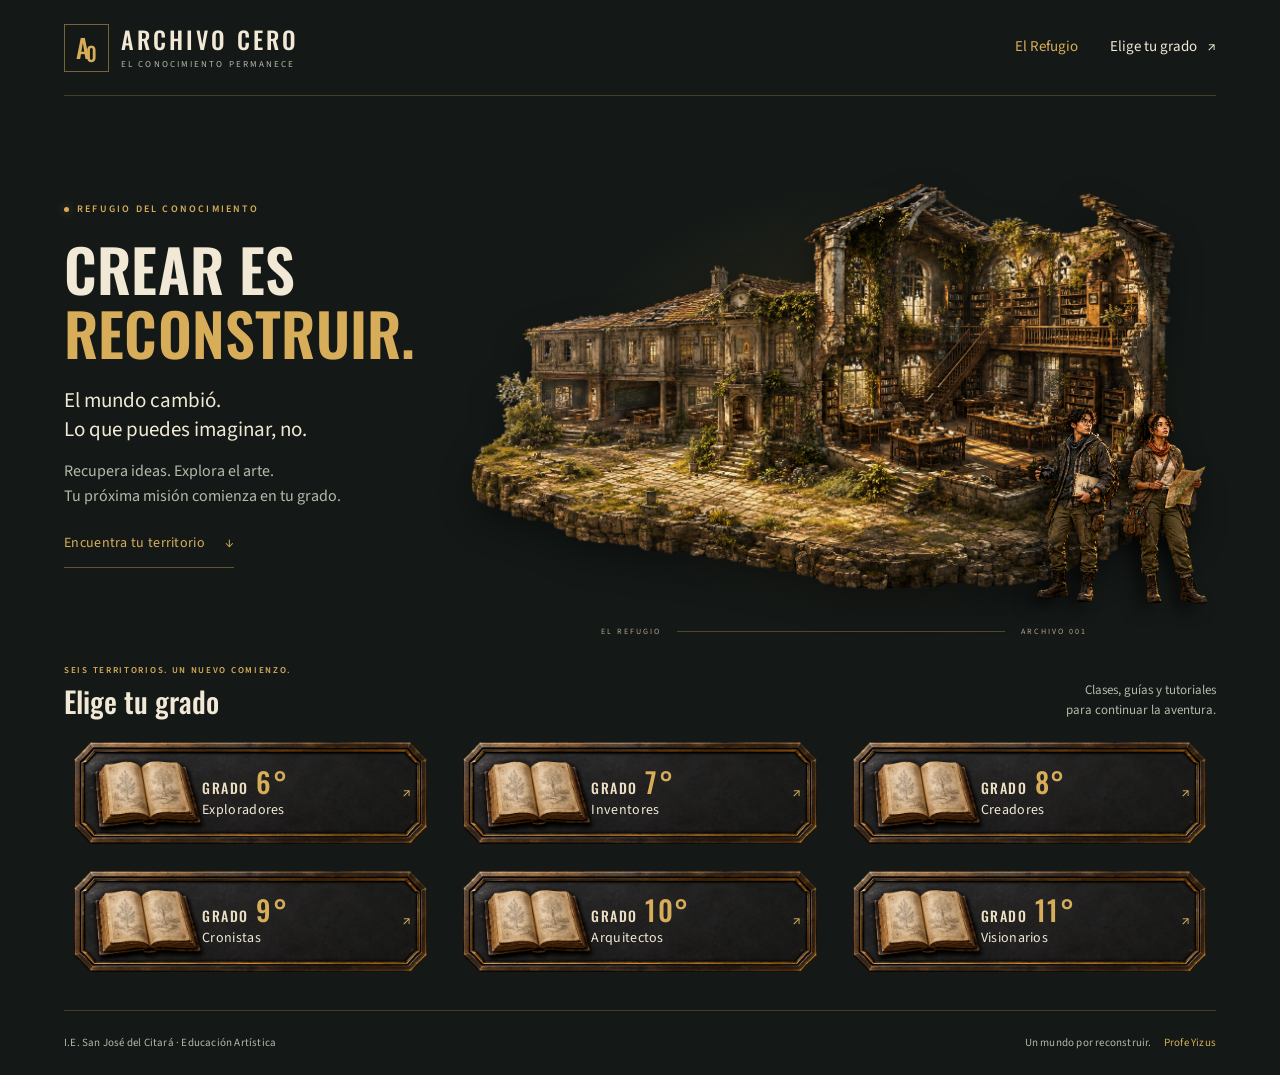
<file: index.html>
<!doctype html><html lang="es"><head><meta charset="utf-8"><meta name="viewport" content="width=device-width,initial-scale=1"><meta name="theme-color" content="#141917"><title>Archivo Cero</title><meta name="description" content="El conocimiento reconstruye el mundo. Explora clases, guías y tutoriales de Educación Artística, de sexto a once."><link rel="icon" href="/assets/archivo-cero/favicon.svg"><link rel="stylesheet" href="/assets/archivo-cero/portada.css"></head><body><a class="skip-link" href="#contenido">Saltar al contenido</a><link rel="preload" as="image" href="/assets/archivo-cero/art/escenario.png" fetchPriority="high"/><link rel="preload" as="image" href="/assets/archivo-cero/art/exploradores.png"/><link rel="preload" as="image" href="/assets/archivo-cero/art/boton.png"/><div class="site-shell home-shell"><header class="site-header"><a href="/" class="brand" aria-label="Archivo Cero, volver al inicio"><span class="brand-mark" aria-hidden="true">A<span>0</span></span><span class="brand-name">ARCHIVO CERO<small>EL CONOCIMIENTO PERMANECE</small></span></a><nav aria-label="Navegación principal"><a href="/" class="nav-active">El Refugio</a><a href="/#grados">Elige tu grado<span aria-hidden="true"> ↗</span></a></nav></header><main id="contenido" class="home-main"><section class="hero" aria-labelledby="hero-title"><div class="hero-copy"><p class="eyebrow"><span class="signal"></span> REFUGIO DEL CONOCIMIENTO</p><h1 id="hero-title">CREAR ES<br/><span>RECONSTRUIR.</span></h1><p class="hero-lead">El mundo cambió.<br/>Lo que puedes imaginar, no.</p><p class="hero-description">Recupera ideas. Explora el arte.<br/> Tu próxima misión comienza en tu grado.</p><a class="text-cta" href="#grados">Encuentra tu territorio <span aria-hidden="true">↓</span></a></div><div class="hero-art"><div class="art-glow" aria-hidden="true"></div><img class="scene" src="/assets/archivo-cero/art/escenario.png" width="1536" height="1024" alt="Un antiguo colegio y su biblioteca recuperados entre vegetación, libros y luz cálida." fetchPriority="high"/><img class="explorers" src="/assets/archivo-cero/art/exploradores.png" width="1010" height="1141" alt="Dos jóvenes exploradores con cámara, cuaderno y mapa."/><span class="scene-caption" aria-hidden="true">EL REFUGIO <i></i> ARCHIVO 001</span></div></section><section class="territories" id="grados" aria-labelledby="grados-title"><div class="section-heading"><div><span class="eyebrow">SEIS TERRITORIOS. UN NUEVO COMIENZO.</span><h2 id="grados-title">Elige tu grado</h2></div><p>Clases, guías y tutoriales<br/>para continuar la aventura.</p></div><span id="sectores"></span><span id="archivo"></span><div class="grade-grid"><a href="/grado-6/" class="grade-link" aria-label="Entrar a grado 6, Exploradores"><img src="/assets/archivo-cero/art/boton.png" width="1796" height="584" alt="" aria-hidden="true"/><span class="grade-label"><span>GRADO <b>6°</b></span><strong>Exploradores</strong></span><span class="grade-arrow" aria-hidden="true">↗</span></a><a href="/grado-7/" class="grade-link" aria-label="Entrar a grado 7, Inventores"><img src="/assets/archivo-cero/art/boton.png" width="1796" height="584" alt="" aria-hidden="true"/><span class="grade-label"><span>GRADO <b>7°</b></span><strong>Inventores</strong></span><span class="grade-arrow" aria-hidden="true">↗</span></a><a href="/grado-8/" class="grade-link" aria-label="Entrar a grado 8, Creadores"><img src="/assets/archivo-cero/art/boton.png" width="1796" height="584" alt="" aria-hidden="true"/><span class="grade-label"><span>GRADO <b>8°</b></span><strong>Creadores</strong></span><span class="grade-arrow" aria-hidden="true">↗</span></a><a href="/grado-9/" class="grade-link" aria-label="Entrar a grado 9, Cronistas"><img src="/assets/archivo-cero/art/boton.png" width="1796" height="584" alt="" aria-hidden="true"/><span class="grade-label"><span>GRADO <b>9°</b></span><strong>Cronistas</strong></span><span class="grade-arrow" aria-hidden="true">↗</span></a><a href="/grado-10/" class="grade-link" aria-label="Entrar a grado 10, Arquitectos"><img src="/assets/archivo-cero/art/boton.png" width="1796" height="584" alt="" aria-hidden="true"/><span class="grade-label"><span>GRADO <b>10°</b></span><strong>Arquitectos</strong></span><span class="grade-arrow" aria-hidden="true">↗</span></a><a href="/grado-11/" class="grade-link" aria-label="Entrar a grado 11, Visionarios"><img src="/assets/archivo-cero/art/boton.png" width="1796" height="584" alt="" aria-hidden="true"/><span class="grade-label"><span>GRADO <b>11°</b></span><strong>Visionarios</strong></span><span class="grade-arrow" aria-hidden="true">↗</span></a></div></section></main><footer class="site-footer"><span>I.E. San José del Citará <span aria-hidden="true">·</span> Educación Artística</span><span>Un mundo por reconstruir. <strong>Profe Yizus</strong></span></footer></div></body></html>
</file>
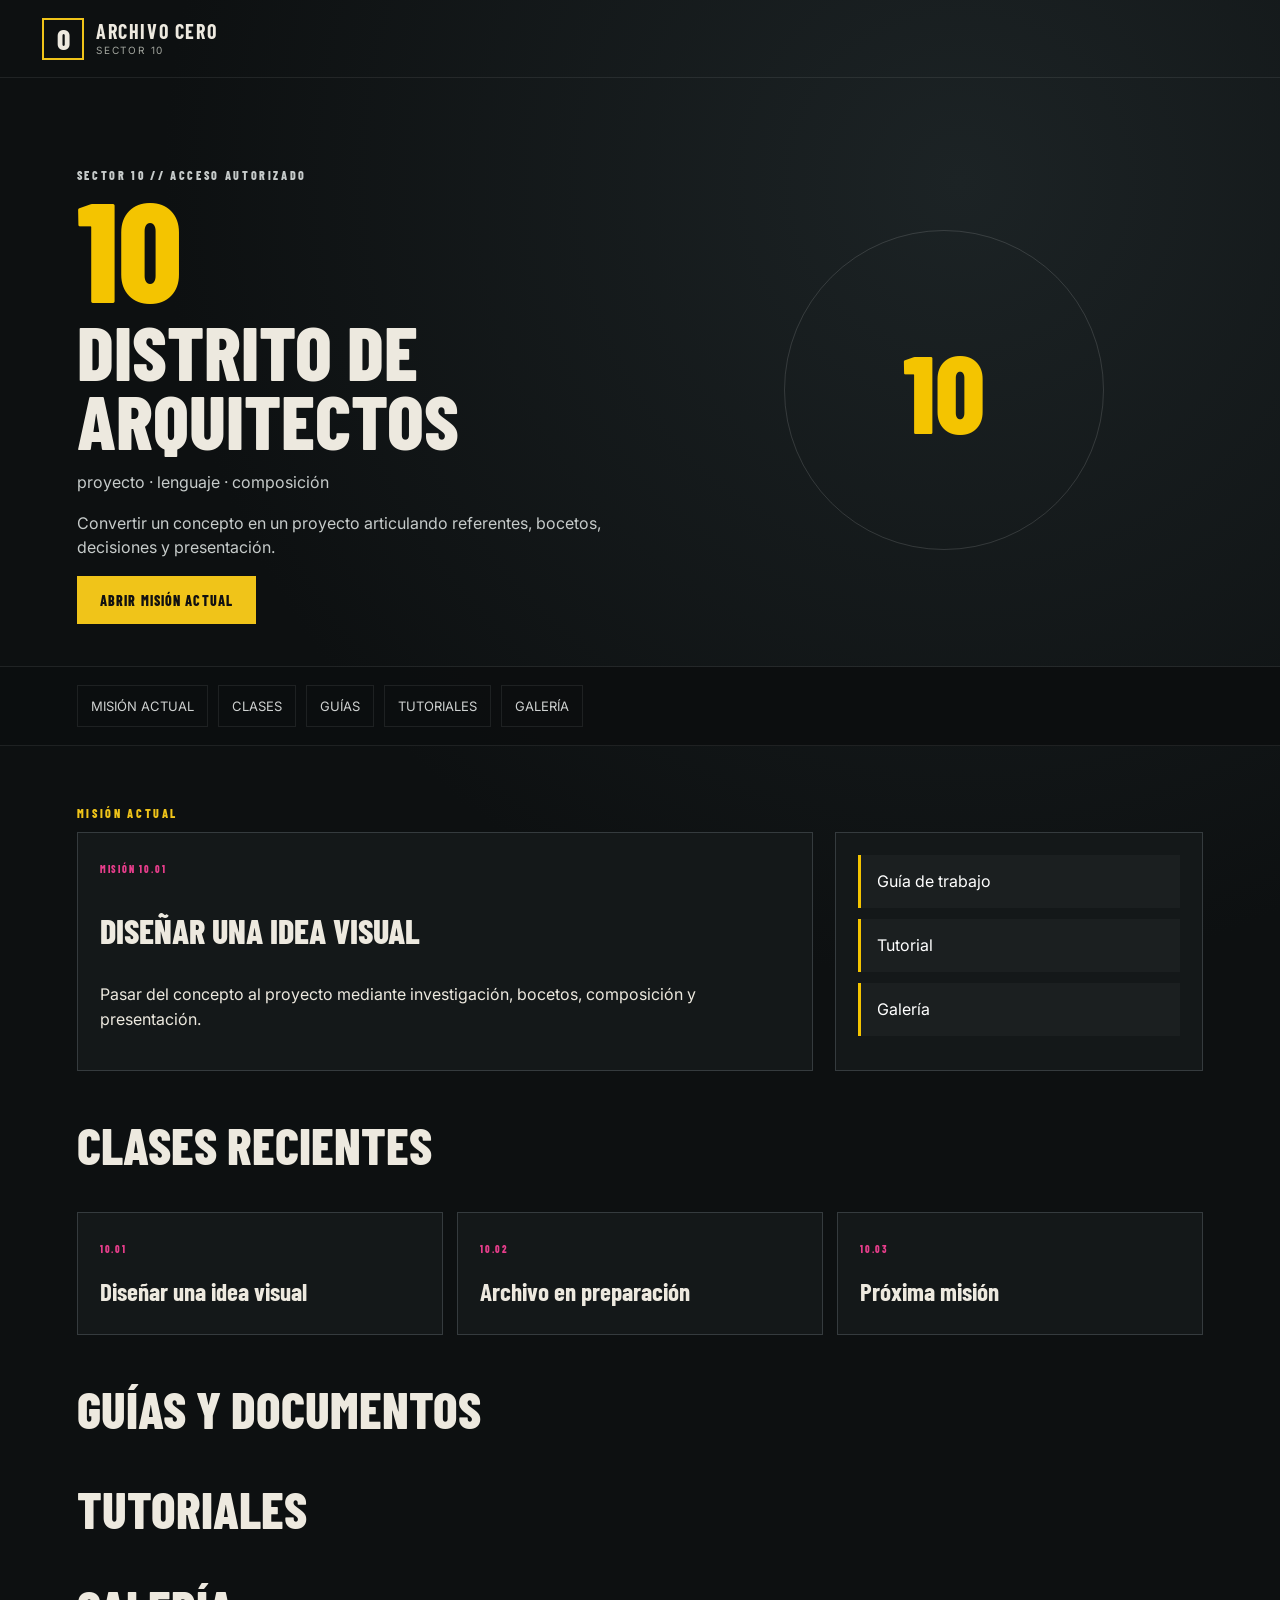
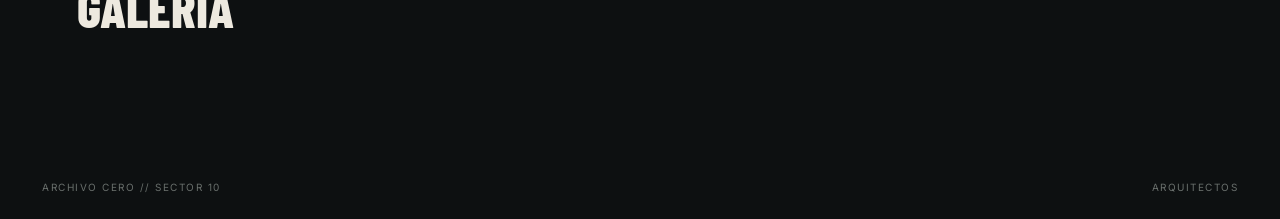
<file: grado-10/index.html>
<!doctype html><html lang="es"><head><meta charset="utf-8"><meta name="viewport" content="width=device-width,initial-scale=1"><title>Sector 10 — Arquitectos | Archivo Cero</title><link rel="stylesheet" href="../assets/styles.css"><link href="https://fonts.googleapis.com/css2?family=Barlow+Condensed:wght@500;700;800&family=Inter:wght@400;600;700&display=swap" rel="stylesheet"></head><body style="--accent:#f4c400"><header class="site-header"><a class="brand" href="../index.html"><span class="brand-mark">0</span><span class="brand-copy"><strong>ARCHIVO CERO</strong><small>sector 10</small></span></a></header><main><section class="grade-hero"><div><p class="eyebrow">SECTOR 10 // ACCESO AUTORIZADO</p><div class="sector-id">10</div><h1>DISTRITO DE ARQUITECTOS</h1><p>proyecto · lenguaje · composición</p><p>Convertir un concepto en un proyecto articulando referentes, bocetos, decisiones y presentación.</p><a class="btn btn-primary" href="#mision">ABRIR MISIÓN ACTUAL</a></div><div class="grade-visual"><div class="placeholder-sigil">10</div></div></section><nav class="grade-tabs"><a href="#mision">Misión actual</a><a href="#clases">Clases</a><a href="#guias">Guías</a><a href="#tutoriales">Tutoriales</a><a href="#galeria">Galería</a></nav><div class="grade-content"><section id="mision"><p class="eyebrow">MISIÓN ACTUAL</p><div class="mission-feature"><article class="panel"><span class="tag">MISIÓN 10.01</span><h3>Diseñar una idea visual</h3><p>Pasar del concepto al proyecto mediante investigación, bocetos, composición y presentación.</p></article><aside class="panel"><div class="quick-links"><a href="#guias">Guía de trabajo</a><a href="#tutoriales">Tutorial</a><a href="#galeria">Galería</a></div></aside></div></section><section class="section-block" id="clases"><h2>CLASES RECIENTES</h2><div class="resource-grid"><article class="resource-card"><span class="meta">10.01</span><h3>Diseñar una idea visual</h3></article><article class="resource-card"><span class="meta">10.02</span><h3>Archivo en preparación</h3></article><article class="resource-card"><span class="meta">10.03</span><h3>Próxima misión</h3></article></div></section><section class="section-block" id="guias"><h2>GUÍAS Y DOCUMENTOS</h2></section><section class="section-block" id="tutoriales"><h2>TUTORIALES</h2></section><section class="section-block" id="galeria"><h2>GALERÍA</h2></section></div></main><footer class="site-footer"><span>ARCHIVO CERO // SECTOR 10</span><span>ARQUITECTOS</span></footer></body></html>
</file>
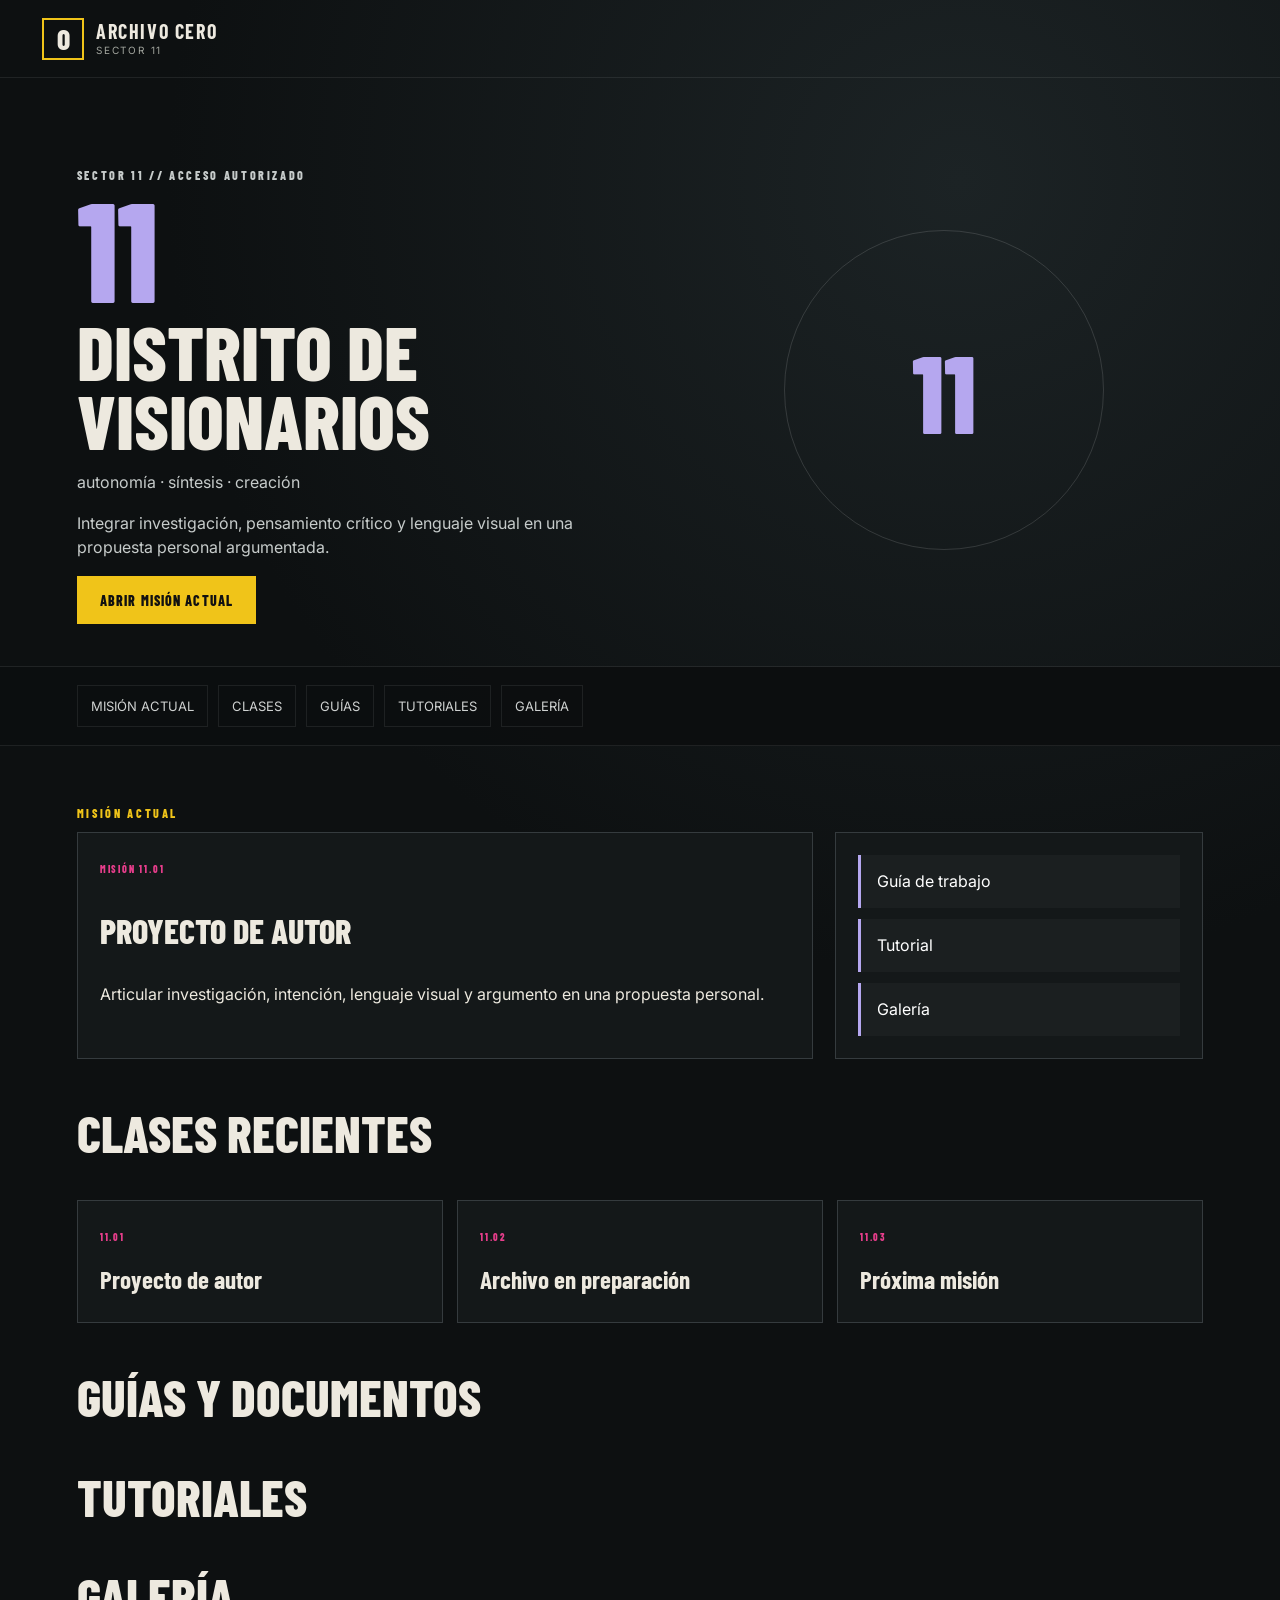
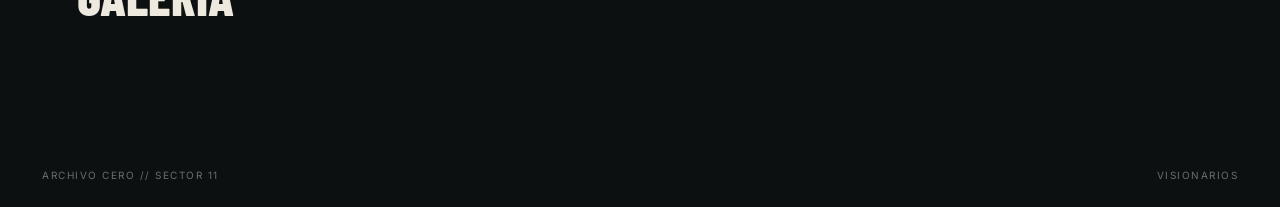
<file: grado-11/index.html>
<!doctype html><html lang="es"><head><meta charset="utf-8"><meta name="viewport" content="width=device-width,initial-scale=1"><title>Sector 11 — Visionarios | Archivo Cero</title><link rel="stylesheet" href="../assets/styles.css"><link href="https://fonts.googleapis.com/css2?family=Barlow+Condensed:wght@500;700;800&family=Inter:wght@400;600;700&display=swap" rel="stylesheet"></head><body style="--accent:#b5a7ef"><header class="site-header"><a class="brand" href="../index.html"><span class="brand-mark">0</span><span class="brand-copy"><strong>ARCHIVO CERO</strong><small>sector 11</small></span></a></header><main><section class="grade-hero"><div><p class="eyebrow">SECTOR 11 // ACCESO AUTORIZADO</p><div class="sector-id">11</div><h1>DISTRITO DE VISIONARIOS</h1><p>autonomía · síntesis · creación</p><p>Integrar investigación, pensamiento crítico y lenguaje visual en una propuesta personal argumentada.</p><a class="btn btn-primary" href="#mision">ABRIR MISIÓN ACTUAL</a></div><div class="grade-visual"><div class="placeholder-sigil">11</div></div></section><nav class="grade-tabs"><a href="#mision">Misión actual</a><a href="#clases">Clases</a><a href="#guias">Guías</a><a href="#tutoriales">Tutoriales</a><a href="#galeria">Galería</a></nav><div class="grade-content"><section id="mision"><p class="eyebrow">MISIÓN ACTUAL</p><div class="mission-feature"><article class="panel"><span class="tag">MISIÓN 11.01</span><h3>Proyecto de autor</h3><p>Articular investigación, intención, lenguaje visual y argumento en una propuesta personal.</p></article><aside class="panel"><div class="quick-links"><a href="#guias">Guía de trabajo</a><a href="#tutoriales">Tutorial</a><a href="#galeria">Galería</a></div></aside></div></section><section class="section-block" id="clases"><h2>CLASES RECIENTES</h2><div class="resource-grid"><article class="resource-card"><span class="meta">11.01</span><h3>Proyecto de autor</h3></article><article class="resource-card"><span class="meta">11.02</span><h3>Archivo en preparación</h3></article><article class="resource-card"><span class="meta">11.03</span><h3>Próxima misión</h3></article></div></section><section class="section-block" id="guias"><h2>GUÍAS Y DOCUMENTOS</h2></section><section class="section-block" id="tutoriales"><h2>TUTORIALES</h2></section><section class="section-block" id="galeria"><h2>GALERÍA</h2></section></div></main><footer class="site-footer"><span>ARCHIVO CERO // SECTOR 11</span><span>VISIONARIOS</span></footer></body></html>
</file>
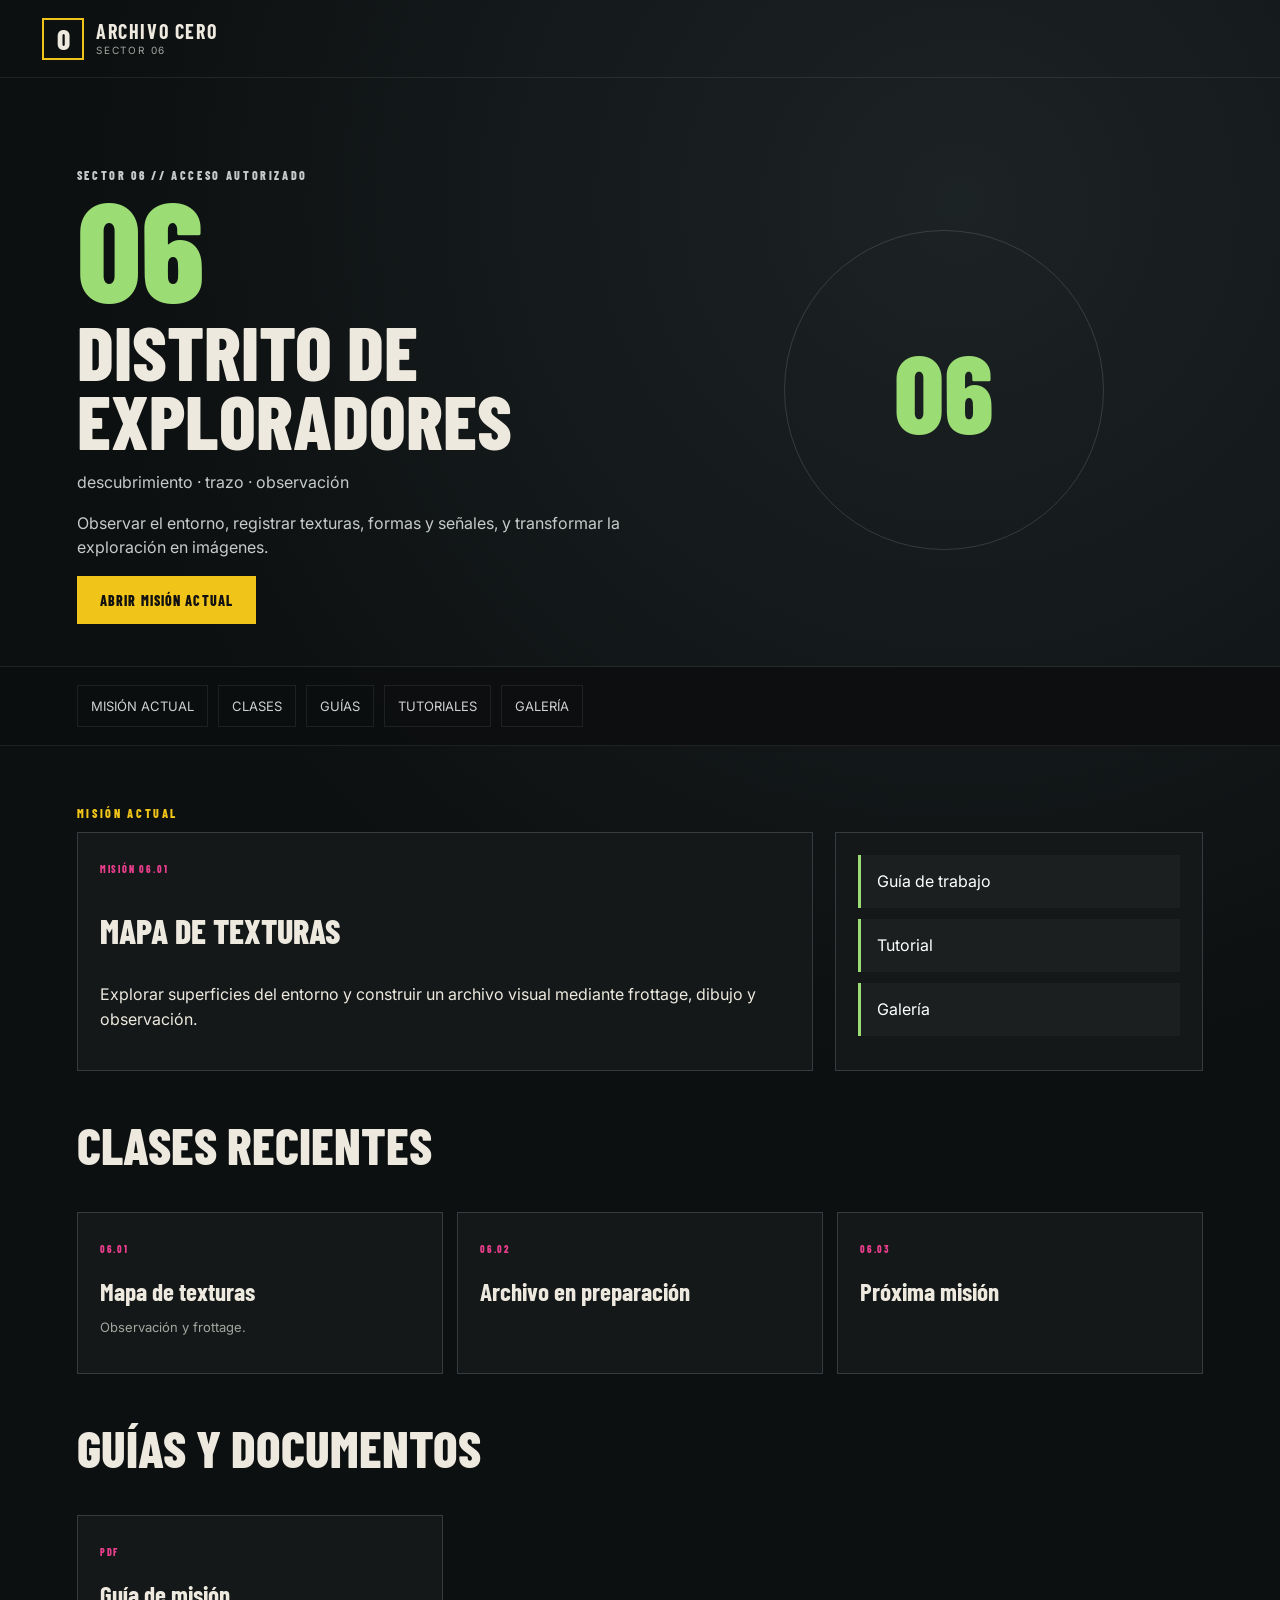
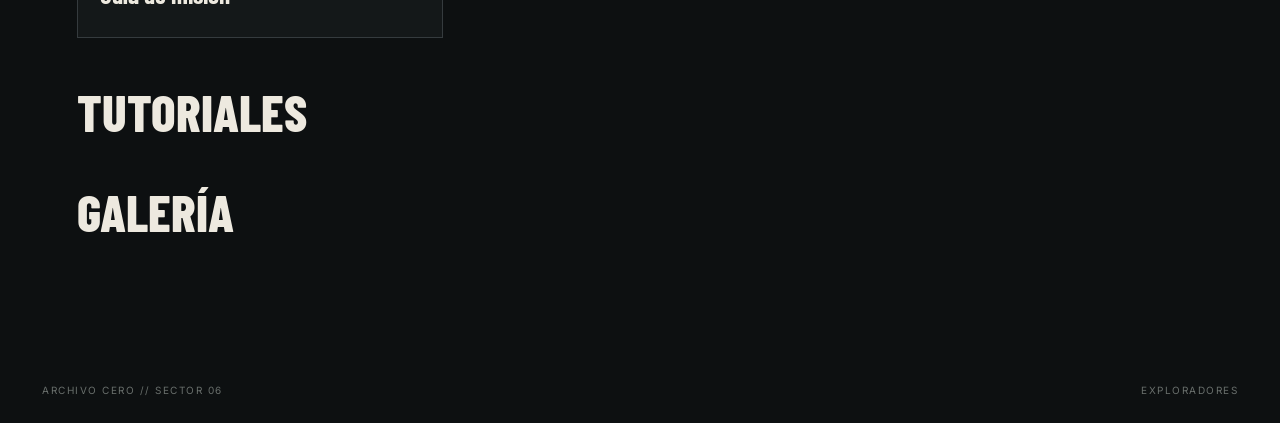
<file: grado-6/index.html>
<!doctype html><html lang="es"><head><meta charset="utf-8"><meta name="viewport" content="width=device-width,initial-scale=1"><title>Sector 06 — Exploradores | Archivo Cero</title><link rel="stylesheet" href="../assets/styles.css"><link href="https://fonts.googleapis.com/css2?family=Barlow+Condensed:wght@500;700;800&family=Inter:wght@400;600;700&display=swap" rel="stylesheet"></head><body style="--accent:#9bdc74"><header class="site-header"><a class="brand" href="../index.html"><span class="brand-mark">0</span><span class="brand-copy"><strong>ARCHIVO CERO</strong><small>sector 06</small></span></a></header><main><section class="grade-hero"><div><p class="eyebrow">SECTOR 06 // ACCESO AUTORIZADO</p><div class="sector-id">06</div><h1>DISTRITO DE EXPLORADORES</h1><p>descubrimiento · trazo · observación</p><p>Observar el entorno, registrar texturas, formas y señales, y transformar la exploración en imágenes.</p><a class="btn btn-primary" href="#mision">ABRIR MISIÓN ACTUAL</a></div><div class="grade-visual"><div class="placeholder-sigil">06</div></div></section><nav class="grade-tabs"><a href="#mision">Misión actual</a><a href="#clases">Clases</a><a href="#guias">Guías</a><a href="#tutoriales">Tutoriales</a><a href="#galeria">Galería</a></nav><div class="grade-content"><section id="mision"><p class="eyebrow">MISIÓN ACTUAL</p><div class="mission-feature"><article class="panel"><span class="tag">MISIÓN 06.01</span><h3>Mapa de texturas</h3><p>Explorar superficies del entorno y construir un archivo visual mediante frottage, dibujo y observación.</p></article><aside class="panel"><div class="quick-links"><a href="#guias">Guía de trabajo</a><a href="#tutoriales">Tutorial</a><a href="#galeria">Galería</a></div></aside></div></section><section class="section-block" id="clases"><h2>CLASES RECIENTES</h2><div class="resource-grid"><article class="resource-card"><span class="meta">06.01</span><h3>Mapa de texturas</h3><p>Observación y frottage.</p></article><article class="resource-card"><span class="meta">06.02</span><h3>Archivo en preparación</h3></article><article class="resource-card"><span class="meta">06.03</span><h3>Próxima misión</h3></article></div></section><section class="section-block" id="guias"><h2>GUÍAS Y DOCUMENTOS</h2><div class="resource-grid"><article class="resource-card"><span class="meta">PDF</span><h3>Guía de misión</h3></article></div></section><section class="section-block" id="tutoriales"><h2>TUTORIALES</h2></section><section class="section-block" id="galeria"><h2>GALERÍA</h2></section></div></main><footer class="site-footer"><span>ARCHIVO CERO // SECTOR 06</span><span>EXPLORADORES</span></footer></body></html>
</file>
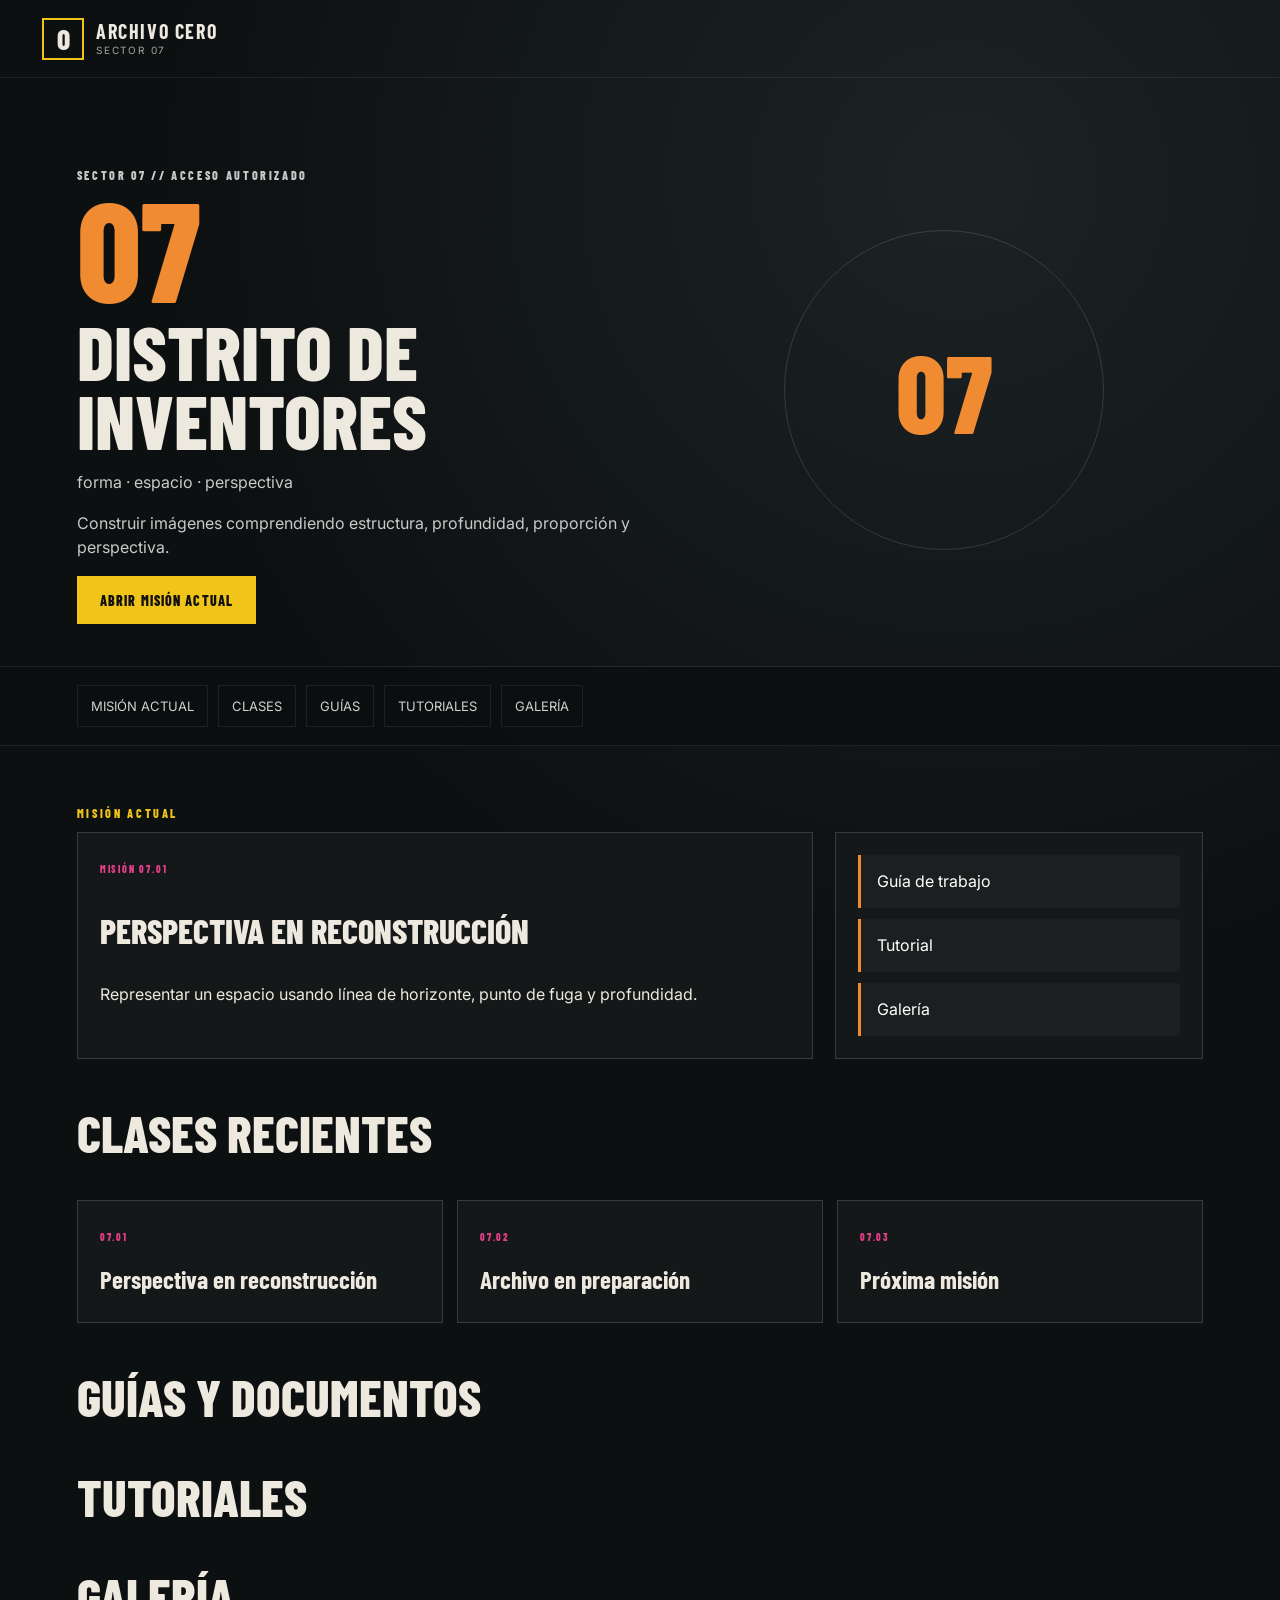
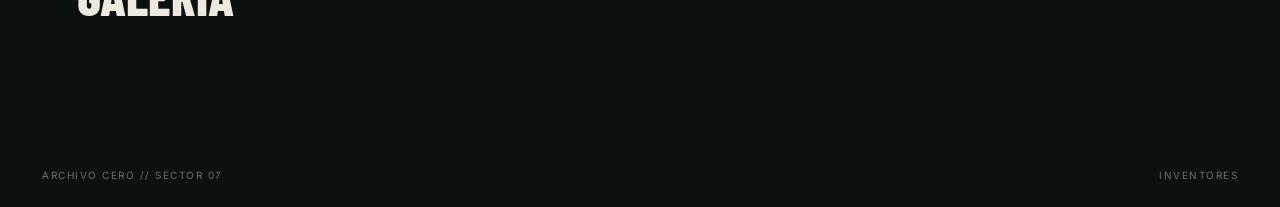
<file: grado-7/index.html>
<!doctype html><html lang="es"><head><meta charset="utf-8"><meta name="viewport" content="width=device-width,initial-scale=1"><title>Sector 07 — Inventores | Archivo Cero</title><link rel="stylesheet" href="../assets/styles.css"><link href="https://fonts.googleapis.com/css2?family=Barlow+Condensed:wght@500;700;800&family=Inter:wght@400;600;700&display=swap" rel="stylesheet"></head><body style="--accent:#f08b32"><header class="site-header"><a class="brand" href="../index.html"><span class="brand-mark">0</span><span class="brand-copy"><strong>ARCHIVO CERO</strong><small>sector 07</small></span></a></header><main><section class="grade-hero"><div><p class="eyebrow">SECTOR 07 // ACCESO AUTORIZADO</p><div class="sector-id">07</div><h1>DISTRITO DE INVENTORES</h1><p>forma · espacio · perspectiva</p><p>Construir imágenes comprendiendo estructura, profundidad, proporción y perspectiva.</p><a class="btn btn-primary" href="#mision">ABRIR MISIÓN ACTUAL</a></div><div class="grade-visual"><div class="placeholder-sigil">07</div></div></section><nav class="grade-tabs"><a href="#mision">Misión actual</a><a href="#clases">Clases</a><a href="#guias">Guías</a><a href="#tutoriales">Tutoriales</a><a href="#galeria">Galería</a></nav><div class="grade-content"><section id="mision"><p class="eyebrow">MISIÓN ACTUAL</p><div class="mission-feature"><article class="panel"><span class="tag">MISIÓN 07.01</span><h3>Perspectiva en reconstrucción</h3><p>Representar un espacio usando línea de horizonte, punto de fuga y profundidad.</p></article><aside class="panel"><div class="quick-links"><a href="#guias">Guía de trabajo</a><a href="#tutoriales">Tutorial</a><a href="#galeria">Galería</a></div></aside></div></section><section class="section-block" id="clases"><h2>CLASES RECIENTES</h2><div class="resource-grid"><article class="resource-card"><span class="meta">07.01</span><h3>Perspectiva en reconstrucción</h3></article><article class="resource-card"><span class="meta">07.02</span><h3>Archivo en preparación</h3></article><article class="resource-card"><span class="meta">07.03</span><h3>Próxima misión</h3></article></div></section><section class="section-block" id="guias"><h2>GUÍAS Y DOCUMENTOS</h2></section><section class="section-block" id="tutoriales"><h2>TUTORIALES</h2></section><section class="section-block" id="galeria"><h2>GALERÍA</h2></section></div></main><footer class="site-footer"><span>ARCHIVO CERO // SECTOR 07</span><span>INVENTORES</span></footer></body></html>
</file>
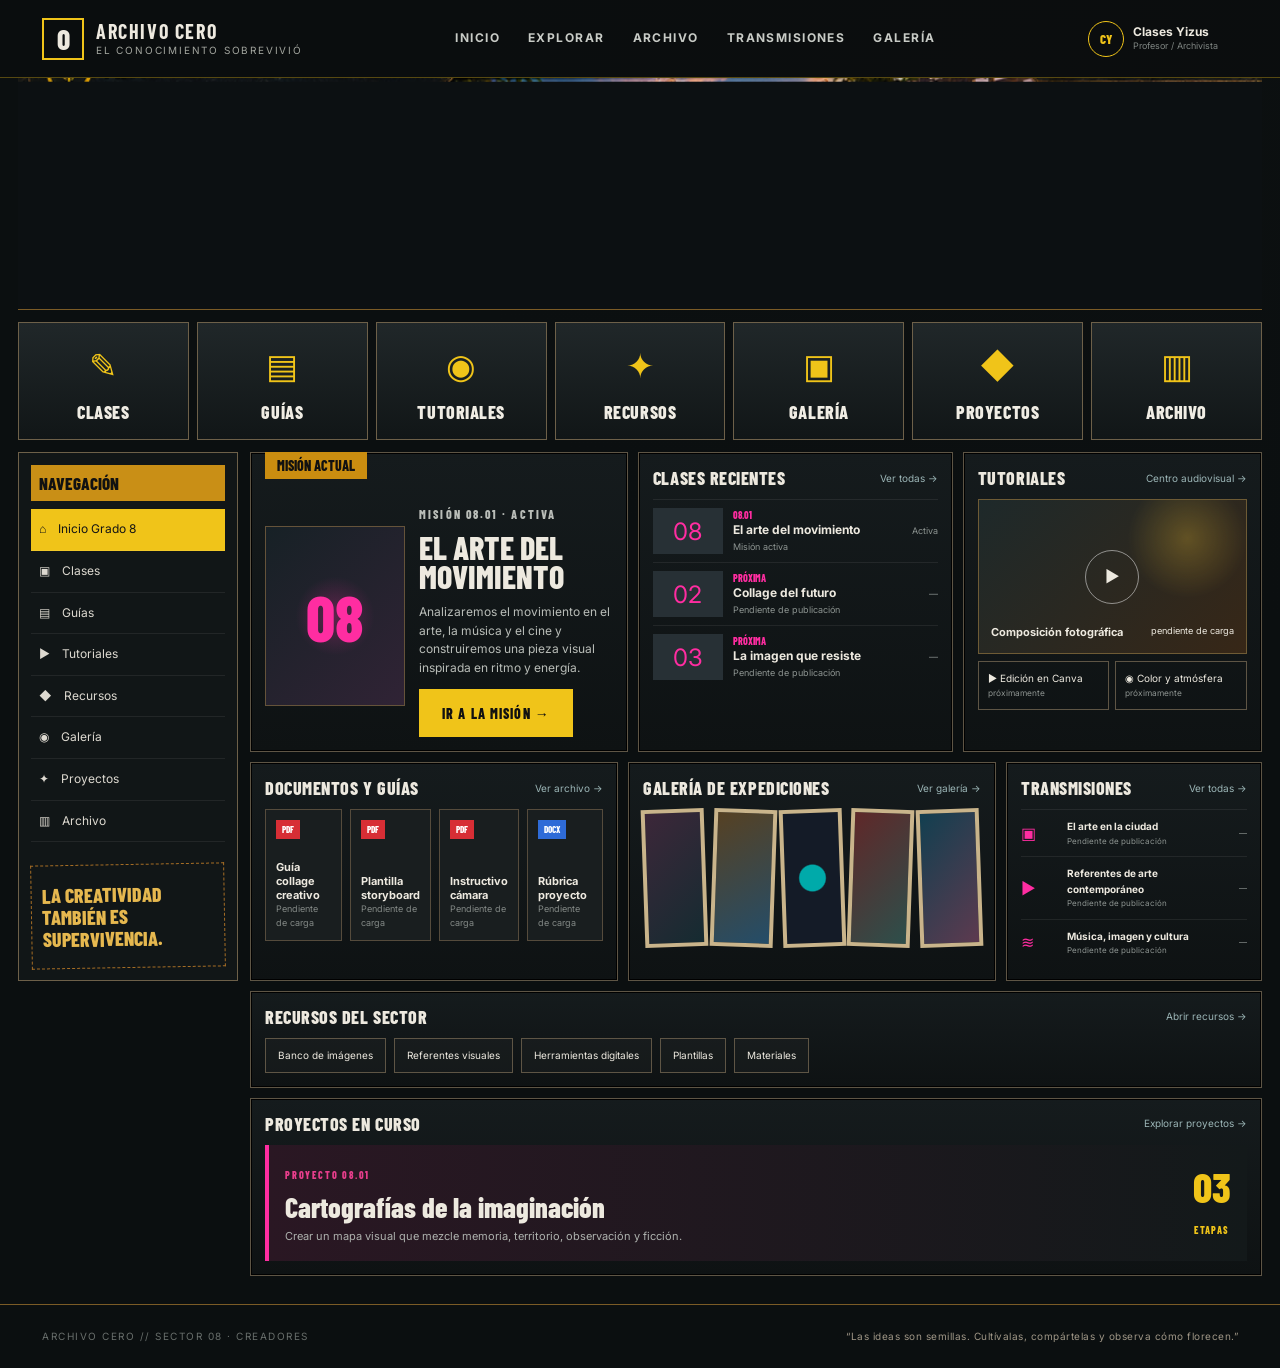
<file: grado-8/index.html>
<!doctype html><html lang="es"><head><meta charset="utf-8"><meta name="viewport" content="width=device-width,initial-scale=1"><meta name="theme-color" content="#0e1112"><title>Sector 08 — Creadores | Archivo Cero</title><meta name="description" content="Sector 08 Creadores de Archivo Cero: clases, guías, tutoriales, recursos, galería y proyectos."><link rel="preconnect" href="https://fonts.googleapis.com"><link rel="preconnect" href="https://fonts.gstatic.com" crossorigin><link href="https://fonts.googleapis.com/css2?family=Barlow+Condensed:wght@500;600;700;800&family=Inter:wght@400;500;600;700&display=swap" rel="stylesheet"><link rel="stylesheet" href="../assets/styles.css"><style>.creator-hero-master{margin:0;padding:0;border-bottom:1px solid #7b5b26;background:#0c1012;overflow:visible}.creator-hero-master img{display:block;width:100%;height:auto;max-width:100%;object-fit:contain;object-position:center top}.creator-shell{padding-top:0}@media(max-width:980px){.creator-hero-master img{width:100%;height:auto;max-width:100%}}@media(max-width:620px){.creator-hero-master{overflow:visible}.creator-hero-master img{display:block;width:100%;height:auto;min-width:0;max-width:100%;object-fit:contain;object-position:center top}}</style></head><body class="grade-dashboard" style="--accent:#ff2da1;--accent2:#00c8ff"><div class="noise" aria-hidden="true"></div><header class="site-header dashboard-header"><a class="brand" href="../index.html" aria-label="Archivo Cero, inicio"><span class="brand-mark">0</span><span class="brand-copy"><strong>ARCHIVO CERO</strong><small>El conocimiento sobrevivió</small></span></a><nav class="main-nav" aria-label="Navegación principal"><a href="../index.html">Inicio</a><a href="../index.html#sectores">Explorar</a><a href="../index.html#archivo">Archivo</a><a href="tutoriales.html">Transmisiones</a><a href="galeria.html">Galería</a></nav><div class="teacher-chip"><span>CY</span><div><strong>Clases Yizus</strong><small>Profesor / Archivista</small></div></div></header><main class="creator-shell"><section class="creator-hero-master" aria-label="Sector 08 Creadores"><img src="../assets/images/sector08-hero-master.png" alt="Sector 08 Creadores: imagen, movimiento y experimentación"></section><nav class="creator-tools" aria-label="Accesos del Sector 08"><a href="clases.html"><span class="tool-icon">✎</span><strong>CLASES</strong></a><a href="guias.html"><span class="tool-icon">▤</span><strong>GUÍAS</strong></a><a href="tutoriales.html"><span class="tool-icon">◉</span><strong>TUTORIALES</strong></a><a href="recursos.html"><span class="tool-icon">✦</span><strong>RECURSOS</strong></a><a href="galeria.html"><span class="tool-icon">▣</span><strong>GALERÍA</strong></a><a href="proyectos.html"><span class="tool-icon">◆</span><strong>PROYECTOS</strong></a><a href="../index.html#archivo"><span class="tool-icon">▥</span><strong>ARCHIVO</strong></a></nav><div class="creator-layout"><aside class="creator-sidebar"><p class="sidebar-title">NAVEGACIÓN</p><a class="active" href="index.html">⌂ <span>Inicio Grado 8</span></a><a href="clases.html">▣ <span>Clases</span></a><a href="guias.html">▤ <span>Guías</span></a><a href="tutoriales.html">▶ <span>Tutoriales</span></a><a href="recursos.html">◆ <span>Recursos</span></a><a href="galeria.html">◉ <span>Galería</span></a><a href="proyectos.html">✦ <span>Proyectos</span></a><a href="../index.html#archivo">▥ <span>Archivo</span></a><div class="sidebar-message">LA CREATIVIDAD TAMBIÉN ES SUPERVIVENCIA.</div></aside><div class="creator-main" id="inicio-8"><section class="dashboard-grid top-grid" id="clases"><article class="mission-current creator-panel"><div class="panel-ribbon">MISIÓN ACTUAL</div><div class="mission-current-body"><div class="mission-thumb"><span>08</span></div><div><p class="meta">MISIÓN 08.01 · ACTIVA</p><h2>EL ARTE DEL MOVIMIENTO</h2><p>Analizaremos el movimiento en el arte, la música y el cine y construiremos una pieza visual inspirada en ritmo y energía.</p><a class="btn btn-primary" href="misiones/arte-del-movimiento.html">IR A LA MISIÓN →</a></div></div></article><section class="creator-panel recent-classes"><div class="panel-heading"><h3>CLASES RECIENTES</h3><a href="clases.html">Ver todas →</a></div><a class="mini-row" href="misiones/arte-del-movimiento.html"><span class="mini-art eye">08</span><span><b>08.01</b><strong>El arte del movimiento</strong><small>Misión activa</small></span><time>Activa</time></a><a class="mini-row" href="clases.html"><span class="mini-art portrait">02</span><span><b>PRÓXIMA</b><strong>Collage del futuro</strong><small>Pendiente de publicación</small></span><time>—</time></a><a class="mini-row" href="clases.html"><span class="mini-art camera">03</span><span><b>PRÓXIMA</b><strong>La imagen que resiste</strong><small>Pendiente de publicación</small></span><time>—</time></a></section><section class="creator-panel tutorial-feature" id="tutoriales"><div class="panel-heading"><h3>TUTORIALES</h3><a href="tutoriales.html">Centro audiovisual →</a></div><div class="video-card"><span class="play">▶</span><div><strong>Composición fotográfica</strong><small>pendiente de carga</small></div></div><div class="tutorial-mini-grid"><div>▶ Edición en Canva <small>próximamente</small></div><div>◉ Color y atmósfera <small>próximamente</small></div></div></section></section><section class="dashboard-grid lower-grid"><section class="creator-panel" id="guias"><div class="panel-heading"><h3>DOCUMENTOS Y GUÍAS</h3><a href="guias.html">Ver archivo →</a></div><div class="doc-grid"><article><span class="doc-icon">PDF</span><strong>Guía collage creativo</strong><small>Pendiente de carga</small></article><article><span class="doc-icon">PDF</span><strong>Plantilla storyboard</strong><small>Pendiente de carga</small></article><article><span class="doc-icon">PDF</span><strong>Instructivo cámara</strong><small>Pendiente de carga</small></article><article><span class="doc-icon blue">DOCX</span><strong>Rúbrica proyecto</strong><small>Pendiente de carga</small></article></div></section><section class="creator-panel" id="galeria"><div class="panel-heading"><h3>GALERÍA DE EXPEDICIONES</h3><a href="galeria.html">Ver galería →</a></div><div class="expedition-strip"><span class="expedition-card e1"></span><span class="expedition-card e2"></span><span class="expedition-card e3"></span><span class="expedition-card e4"></span><span class="expedition-card e5"></span></div></section><section class="creator-panel transmissions-panel"><div class="panel-heading"><h3>TRANSMISIONES</h3><a href="tutoriales.html">Ver todas →</a></div><div class="signal-row"><span>▣</span><div><strong>El arte en la ciudad</strong><small>Pendiente de publicación</small></div><time>—</time></div><div class="signal-row"><span>▶</span><div><strong>Referentes de arte contemporáneo</strong><small>Pendiente de publicación</small></div><time>—</time></div><div class="signal-row"><span>≋</span><div><strong>Música, imagen y cultura</strong><small>Pendiente de publicación</small></div><time>—</time></div></section></section><section class="creator-panel resource-wide" id="recursos"><div class="panel-heading"><h3>RECURSOS DEL SECTOR</h3><a href="recursos.html">Abrir recursos →</a></div><div class="resource-pills"><span>Banco de imágenes</span><span>Referentes visuales</span><span>Herramientas digitales</span><span>Plantillas</span><span>Materiales</span></div></section><section class="creator-panel projects-wide" id="proyectos"><div class="panel-heading"><h3>PROYECTOS EN CURSO</h3><a href="proyectos.html">Explorar proyectos →</a></div><div class="project-banner"><div><span class="tag">PROYECTO 08.01</span><h3>Cartografías de la imaginación</h3><p>Crear un mapa visual que mezcle memoria, territorio, observación y ficción.</p></div><strong>03<br><small>ETAPAS</small></strong></div></section></div></div></main><footer class="site-footer creator-footer"><span>ARCHIVO CERO // SECTOR 08 · CREADORES</span><span>“Las ideas son semillas. Cultívalas, compártelas y observa cómo florecen.”</span></footer></body></html>
</file>
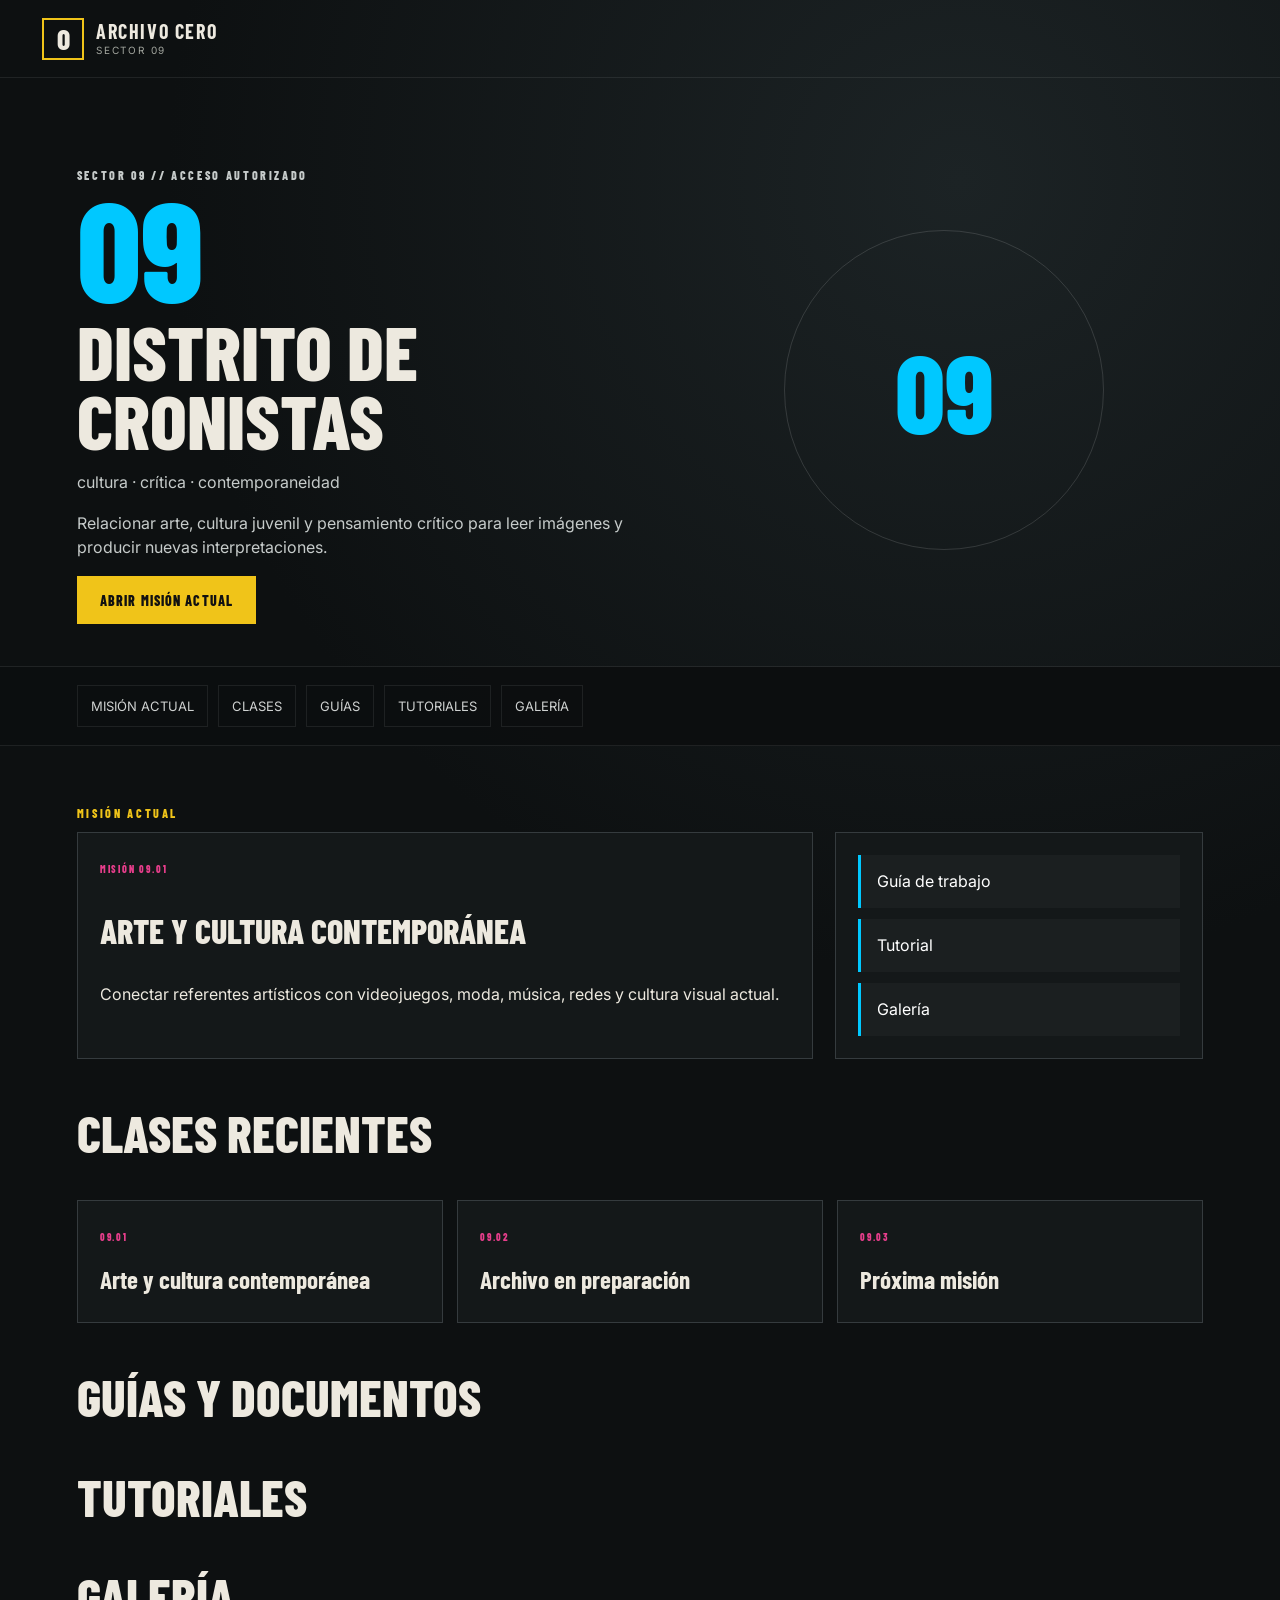
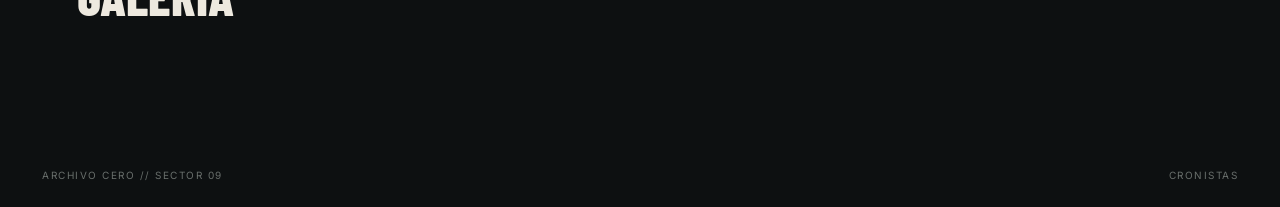
<file: grado-9/index.html>
<!doctype html><html lang="es"><head><meta charset="utf-8"><meta name="viewport" content="width=device-width,initial-scale=1"><title>Sector 09 — Cronistas | Archivo Cero</title><link rel="stylesheet" href="../assets/styles.css"><link href="https://fonts.googleapis.com/css2?family=Barlow+Condensed:wght@500;700;800&family=Inter:wght@400;600;700&display=swap" rel="stylesheet"></head><body style="--accent:#00c8ff"><header class="site-header"><a class="brand" href="../index.html"><span class="brand-mark">0</span><span class="brand-copy"><strong>ARCHIVO CERO</strong><small>sector 09</small></span></a></header><main><section class="grade-hero"><div><p class="eyebrow">SECTOR 09 // ACCESO AUTORIZADO</p><div class="sector-id">09</div><h1>DISTRITO DE CRONISTAS</h1><p>cultura · crítica · contemporaneidad</p><p>Relacionar arte, cultura juvenil y pensamiento crítico para leer imágenes y producir nuevas interpretaciones.</p><a class="btn btn-primary" href="#mision">ABRIR MISIÓN ACTUAL</a></div><div class="grade-visual"><div class="placeholder-sigil">09</div></div></section><nav class="grade-tabs"><a href="#mision">Misión actual</a><a href="#clases">Clases</a><a href="#guias">Guías</a><a href="#tutoriales">Tutoriales</a><a href="#galeria">Galería</a></nav><div class="grade-content"><section id="mision"><p class="eyebrow">MISIÓN ACTUAL</p><div class="mission-feature"><article class="panel"><span class="tag">MISIÓN 09.01</span><h3>Arte y cultura contemporánea</h3><p>Conectar referentes artísticos con videojuegos, moda, música, redes y cultura visual actual.</p></article><aside class="panel"><div class="quick-links"><a href="#guias">Guía de trabajo</a><a href="#tutoriales">Tutorial</a><a href="#galeria">Galería</a></div></aside></div></section><section class="section-block" id="clases"><h2>CLASES RECIENTES</h2><div class="resource-grid"><article class="resource-card"><span class="meta">09.01</span><h3>Arte y cultura contemporánea</h3></article><article class="resource-card"><span class="meta">09.02</span><h3>Archivo en preparación</h3></article><article class="resource-card"><span class="meta">09.03</span><h3>Próxima misión</h3></article></div></section><section class="section-block" id="guias"><h2>GUÍAS Y DOCUMENTOS</h2></section><section class="section-block" id="tutoriales"><h2>TUTORIALES</h2></section><section class="section-block" id="galeria"><h2>GALERÍA</h2></section></div></main><footer class="site-footer"><span>ARCHIVO CERO // SECTOR 09</span><span>CRONISTAS</span></footer></body></html>
</file>
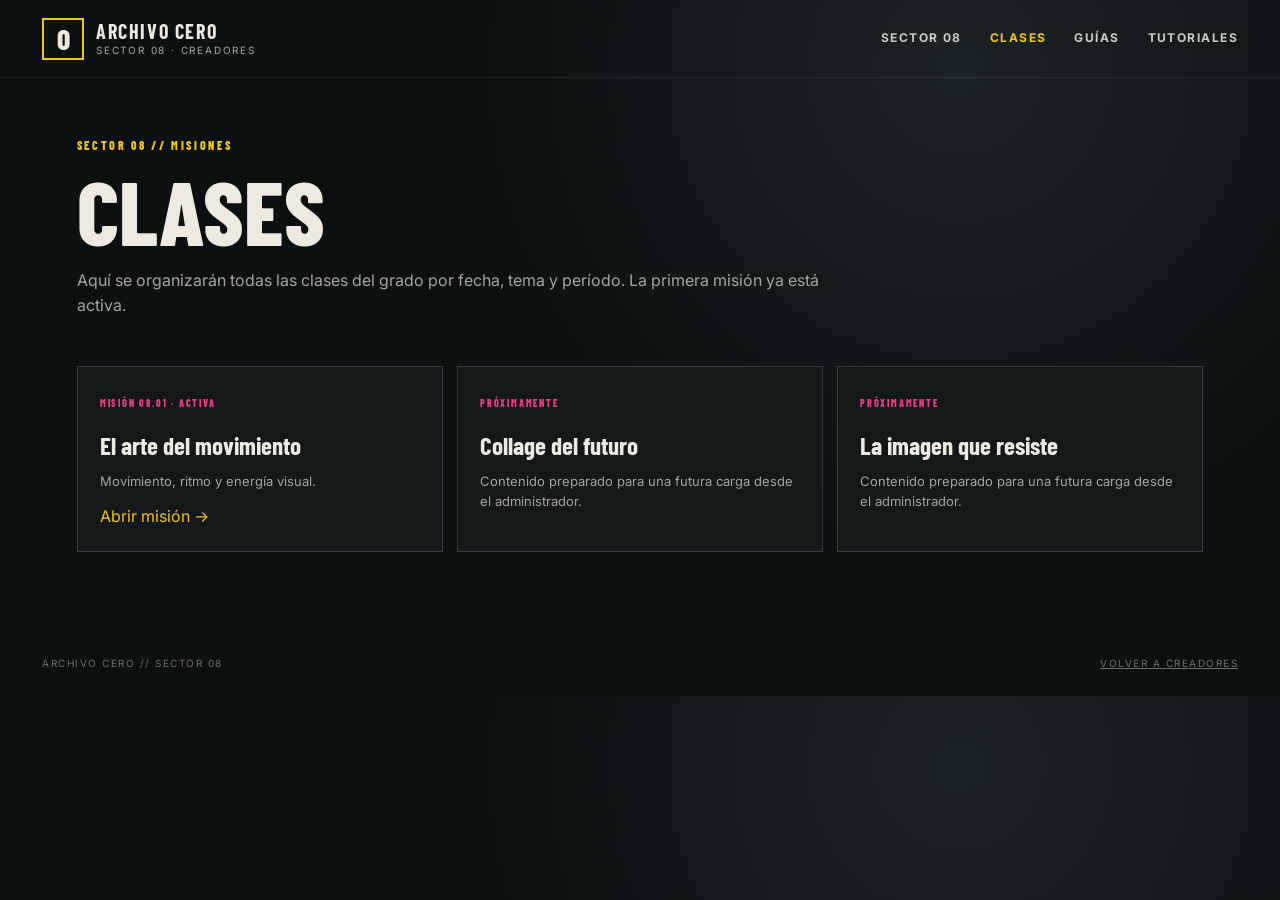
<file: grado-8/clases.html>
<!doctype html><html lang="es"><head><meta charset="utf-8"><meta name="viewport" content="width=device-width,initial-scale=1"><title>Clases — Sector 08 | Archivo Cero</title><link rel="stylesheet" href="../assets/styles.css"><link href="https://fonts.googleapis.com/css2?family=Barlow+Condensed:wght@500;700;800&family=Inter:wght@400;600;700&display=swap" rel="stylesheet"></head><body style="--accent:#ff2da1"><header class="site-header"><a class="brand" href="../index.html"><span class="brand-mark">0</span><span class="brand-copy"><strong>ARCHIVO CERO</strong><small>Sector 08 · Creadores</small></span></a><nav class="main-nav"><a href="index.html">Sector 08</a><a class="is-active" href="clases.html">Clases</a><a href="guias.html">Guías</a><a href="tutoriales.html">Tutoriales</a></nav></header><main class="grade-content"><p class="eyebrow">SECTOR 08 // MISIONES</p><h1 style="font:800 clamp(54px,7vw,100px)/.9 var(--display);margin:.2em 0">CLASES</h1><p style="max-width:760px;color:var(--muted)">Aquí se organizarán todas las clases del grado por fecha, tema y período. La primera misión ya está activa.</p><section class="section-block"><div class="resource-grid"><article class="resource-card"><span class="meta">MISIÓN 08.01 · ACTIVA</span><h3>El arte del movimiento</h3><p>Movimiento, ritmo y energía visual.</p><a href="misiones/arte-del-movimiento.html">Abrir misión →</a></article><article class="resource-card"><span class="meta">PRÓXIMAMENTE</span><h3>Collage del futuro</h3><p>Contenido preparado para una futura carga desde el administrador.</p></article><article class="resource-card"><span class="meta">PRÓXIMAMENTE</span><h3>La imagen que resiste</h3><p>Contenido preparado para una futura carga desde el administrador.</p></article></div></section></main><footer class="site-footer"><span>ARCHIVO CERO // SECTOR 08</span><a href="index.html" style="color:inherit">Volver a Creadores</a></footer></body></html>
</file>
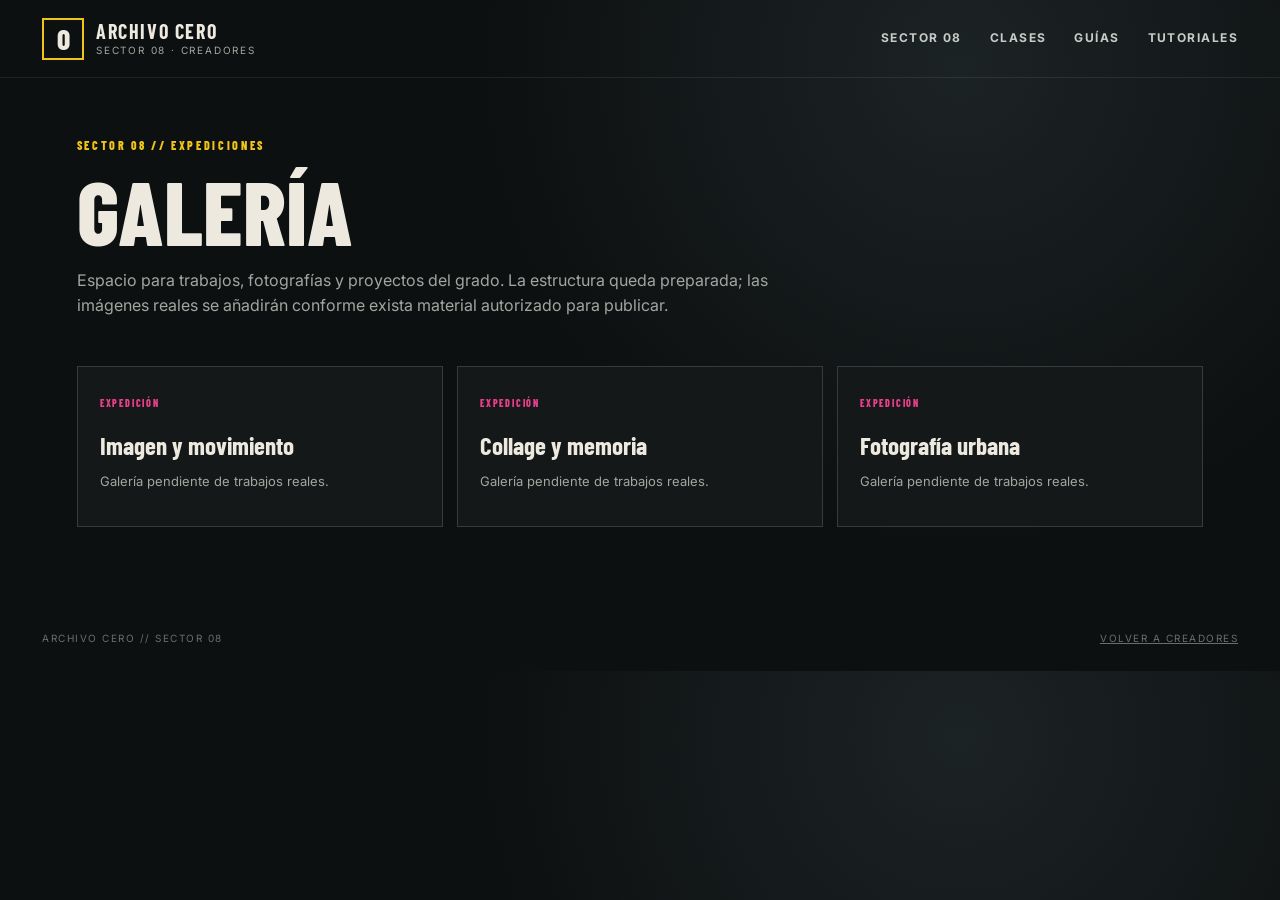
<file: grado-8/galeria.html>
<!doctype html><html lang="es"><head><meta charset="utf-8"><meta name="viewport" content="width=device-width,initial-scale=1"><title>Galería — Sector 08 | Archivo Cero</title><link rel="stylesheet" href="../assets/styles.css"><link href="https://fonts.googleapis.com/css2?family=Barlow+Condensed:wght@500;700;800&family=Inter:wght@400;600;700&display=swap" rel="stylesheet"></head><body style="--accent:#ff2da1"><header class="site-header"><a class="brand" href="../index.html"><span class="brand-mark">0</span><span class="brand-copy"><strong>ARCHIVO CERO</strong><small>Sector 08 · Creadores</small></span></a><nav class="main-nav"><a href="index.html">Sector 08</a><a href="clases.html">Clases</a><a href="guias.html">Guías</a><a href="tutoriales.html">Tutoriales</a></nav></header><main class="grade-content"><p class="eyebrow">SECTOR 08 // EXPEDICIONES</p><h1 style="font:800 clamp(54px,7vw,100px)/.9 var(--display);margin:.2em 0">GALERÍA</h1><p style="max-width:760px;color:var(--muted)">Espacio para trabajos, fotografías y proyectos del grado. La estructura queda preparada; las imágenes reales se añadirán conforme exista material autorizado para publicar.</p><section class="section-block"><div class="resource-grid"><article class="resource-card"><span class="meta">EXPEDICIÓN</span><h3>Imagen y movimiento</h3><p>Galería pendiente de trabajos reales.</p></article><article class="resource-card"><span class="meta">EXPEDICIÓN</span><h3>Collage y memoria</h3><p>Galería pendiente de trabajos reales.</p></article><article class="resource-card"><span class="meta">EXPEDICIÓN</span><h3>Fotografía urbana</h3><p>Galería pendiente de trabajos reales.</p></article></div></section></main><footer class="site-footer"><span>ARCHIVO CERO // SECTOR 08</span><a href="index.html" style="color:inherit">Volver a Creadores</a></footer></body></html>
</file>
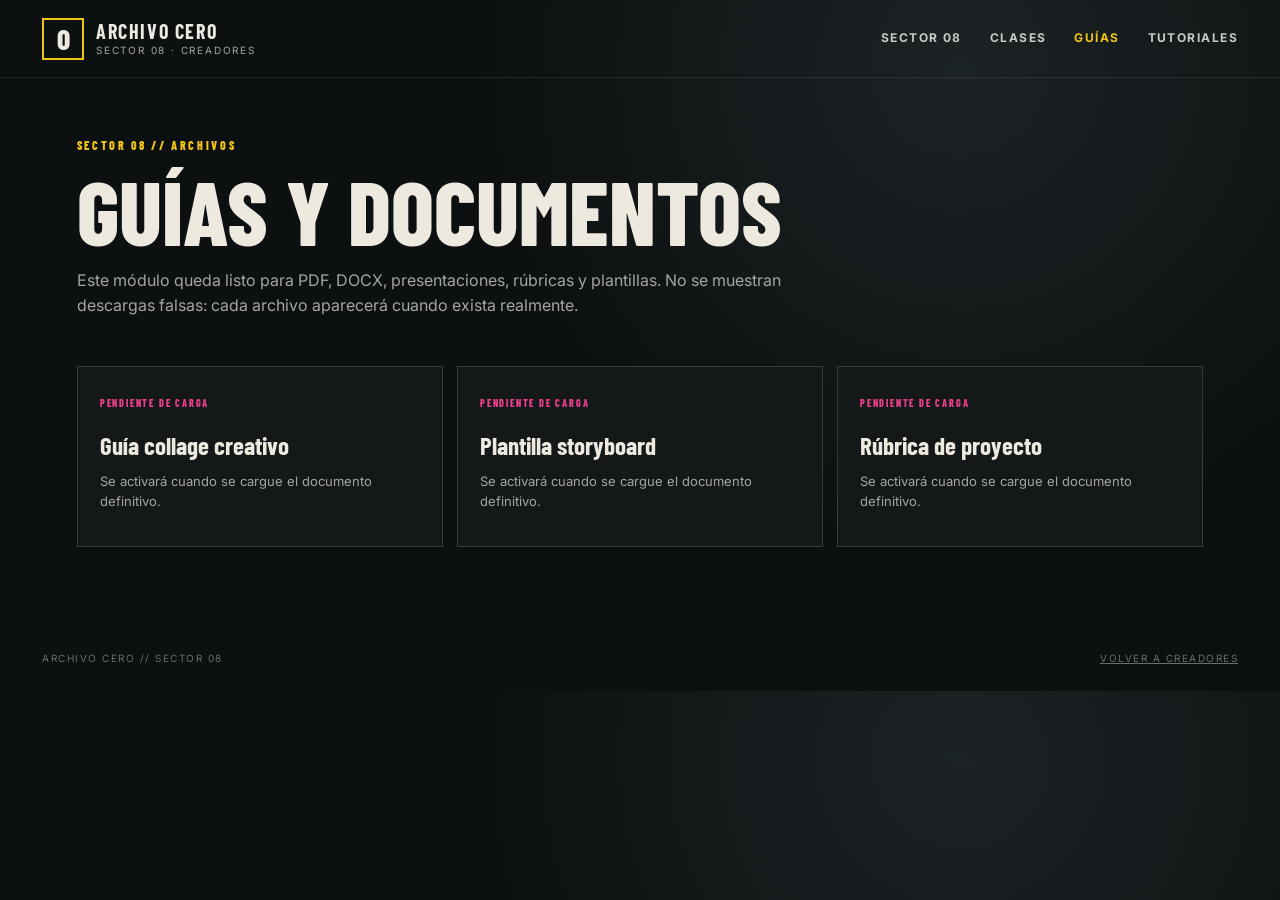
<file: grado-8/guias.html>
<!doctype html><html lang="es"><head><meta charset="utf-8"><meta name="viewport" content="width=device-width,initial-scale=1"><title>Guías — Sector 08 | Archivo Cero</title><link rel="stylesheet" href="../assets/styles.css"><link href="https://fonts.googleapis.com/css2?family=Barlow+Condensed:wght@500;700;800&family=Inter:wght@400;600;700&display=swap" rel="stylesheet"></head><body style="--accent:#ff2da1"><header class="site-header"><a class="brand" href="../index.html"><span class="brand-mark">0</span><span class="brand-copy"><strong>ARCHIVO CERO</strong><small>Sector 08 · Creadores</small></span></a><nav class="main-nav"><a href="index.html">Sector 08</a><a href="clases.html">Clases</a><a class="is-active" href="guias.html">Guías</a><a href="tutoriales.html">Tutoriales</a></nav></header><main class="grade-content"><p class="eyebrow">SECTOR 08 // ARCHIVOS</p><h1 style="font:800 clamp(54px,7vw,100px)/.9 var(--display);margin:.2em 0">GUÍAS Y DOCUMENTOS</h1><p style="max-width:760px;color:var(--muted)">Este módulo queda listo para PDF, DOCX, presentaciones, rúbricas y plantillas. No se muestran descargas falsas: cada archivo aparecerá cuando exista realmente.</p><section class="section-block"><div class="resource-grid"><article class="resource-card"><span class="meta">PENDIENTE DE CARGA</span><h3>Guía collage creativo</h3><p>Se activará cuando se cargue el documento definitivo.</p></article><article class="resource-card"><span class="meta">PENDIENTE DE CARGA</span><h3>Plantilla storyboard</h3><p>Se activará cuando se cargue el documento definitivo.</p></article><article class="resource-card"><span class="meta">PENDIENTE DE CARGA</span><h3>Rúbrica de proyecto</h3><p>Se activará cuando se cargue el documento definitivo.</p></article></div></section></main><footer class="site-footer"><span>ARCHIVO CERO // SECTOR 08</span><a href="index.html" style="color:inherit">Volver a Creadores</a></footer></body></html>
</file>
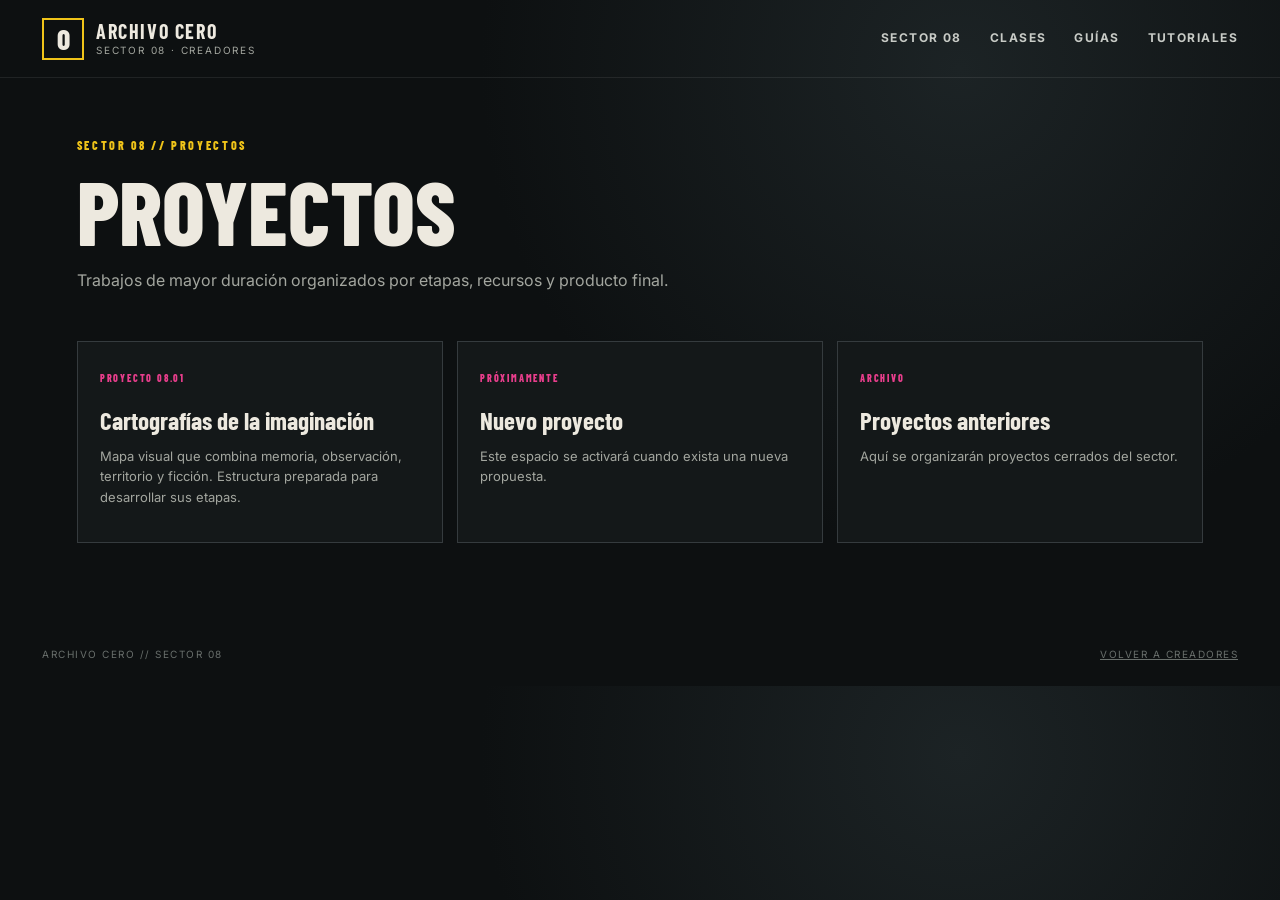
<file: grado-8/proyectos.html>
<!doctype html><html lang="es"><head><meta charset="utf-8"><meta name="viewport" content="width=device-width,initial-scale=1"><title>Proyectos — Sector 08 | Archivo Cero</title><link rel="stylesheet" href="../assets/styles.css"><link href="https://fonts.googleapis.com/css2?family=Barlow+Condensed:wght@500;700;800&family=Inter:wght@400;600;700&display=swap" rel="stylesheet"></head><body style="--accent:#ff2da1"><header class="site-header"><a class="brand" href="../index.html"><span class="brand-mark">0</span><span class="brand-copy"><strong>ARCHIVO CERO</strong><small>Sector 08 · Creadores</small></span></a><nav class="main-nav"><a href="index.html">Sector 08</a><a href="clases.html">Clases</a><a href="guias.html">Guías</a><a href="tutoriales.html">Tutoriales</a></nav></header><main class="grade-content"><p class="eyebrow">SECTOR 08 // PROYECTOS</p><h1 style="font:800 clamp(54px,7vw,100px)/.9 var(--display);margin:.2em 0">PROYECTOS</h1><p style="max-width:760px;color:var(--muted)">Trabajos de mayor duración organizados por etapas, recursos y producto final.</p><section class="section-block"><div class="resource-grid"><article class="resource-card"><span class="meta">PROYECTO 08.01</span><h3>Cartografías de la imaginación</h3><p>Mapa visual que combina memoria, observación, territorio y ficción. Estructura preparada para desarrollar sus etapas.</p></article><article class="resource-card"><span class="meta">PRÓXIMAMENTE</span><h3>Nuevo proyecto</h3><p>Este espacio se activará cuando exista una nueva propuesta.</p></article><article class="resource-card"><span class="meta">ARCHIVO</span><h3>Proyectos anteriores</h3><p>Aquí se organizarán proyectos cerrados del sector.</p></article></div></section></main><footer class="site-footer"><span>ARCHIVO CERO // SECTOR 08</span><a href="index.html" style="color:inherit">Volver a Creadores</a></footer></body></html>
</file>
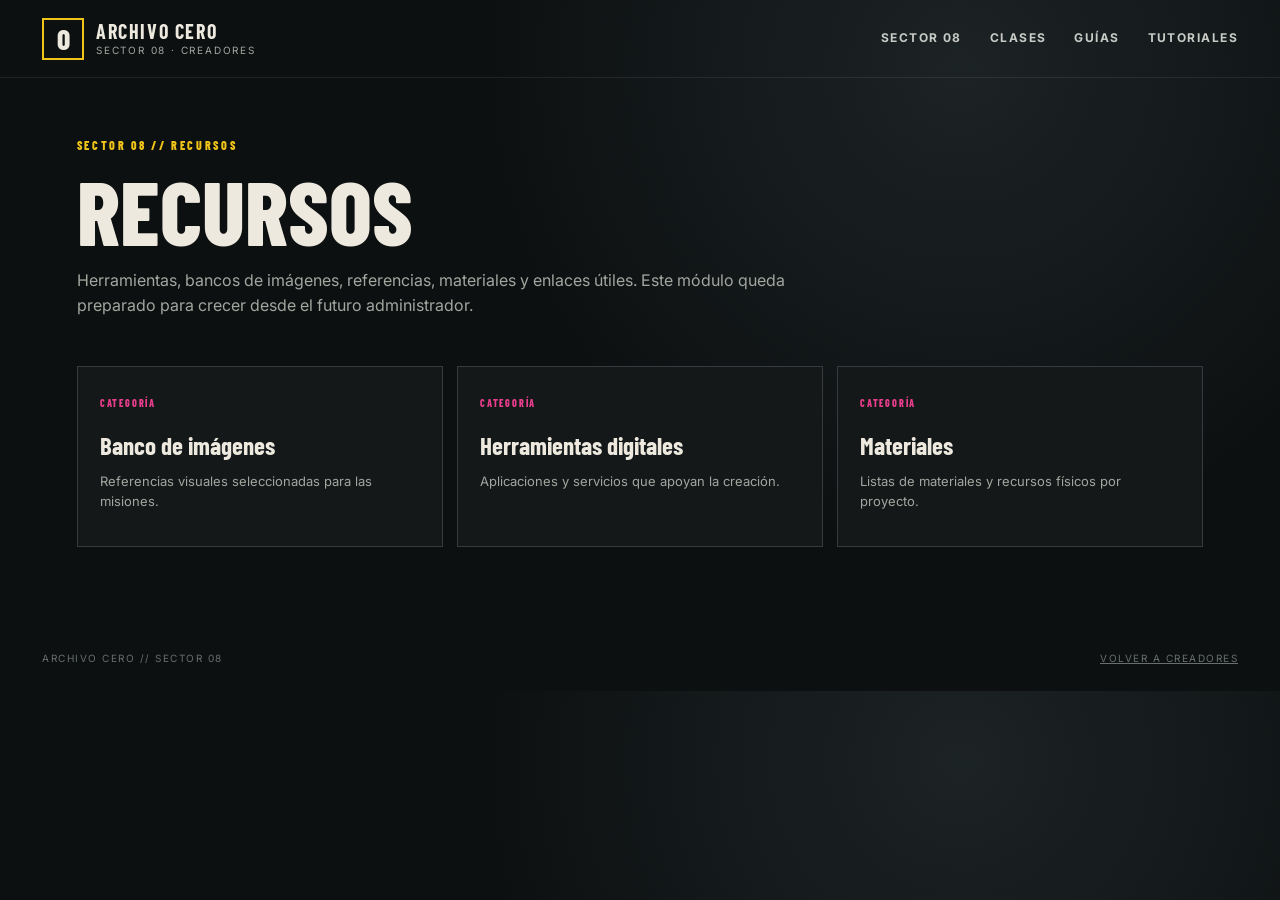
<file: grado-8/recursos.html>
<!doctype html><html lang="es"><head><meta charset="utf-8"><meta name="viewport" content="width=device-width,initial-scale=1"><title>Recursos — Sector 08 | Archivo Cero</title><link rel="stylesheet" href="../assets/styles.css"><link href="https://fonts.googleapis.com/css2?family=Barlow+Condensed:wght@500;700;800&family=Inter:wght@400;600;700&display=swap" rel="stylesheet"></head><body style="--accent:#ff2da1"><header class="site-header"><a class="brand" href="../index.html"><span class="brand-mark">0</span><span class="brand-copy"><strong>ARCHIVO CERO</strong><small>Sector 08 · Creadores</small></span></a><nav class="main-nav"><a href="index.html">Sector 08</a><a href="clases.html">Clases</a><a href="guias.html">Guías</a><a href="tutoriales.html">Tutoriales</a></nav></header><main class="grade-content"><p class="eyebrow">SECTOR 08 // RECURSOS</p><h1 style="font:800 clamp(54px,7vw,100px)/.9 var(--display);margin:.2em 0">RECURSOS</h1><p style="max-width:760px;color:var(--muted)">Herramientas, bancos de imágenes, referencias, materiales y enlaces útiles. Este módulo queda preparado para crecer desde el futuro administrador.</p><section class="section-block"><div class="resource-grid"><article class="resource-card"><span class="meta">CATEGORÍA</span><h3>Banco de imágenes</h3><p>Referencias visuales seleccionadas para las misiones.</p></article><article class="resource-card"><span class="meta">CATEGORÍA</span><h3>Herramientas digitales</h3><p>Aplicaciones y servicios que apoyan la creación.</p></article><article class="resource-card"><span class="meta">CATEGORÍA</span><h3>Materiales</h3><p>Listas de materiales y recursos físicos por proyecto.</p></article></div></section></main><footer class="site-footer"><span>ARCHIVO CERO // SECTOR 08</span><a href="index.html" style="color:inherit">Volver a Creadores</a></footer></body></html>
</file>
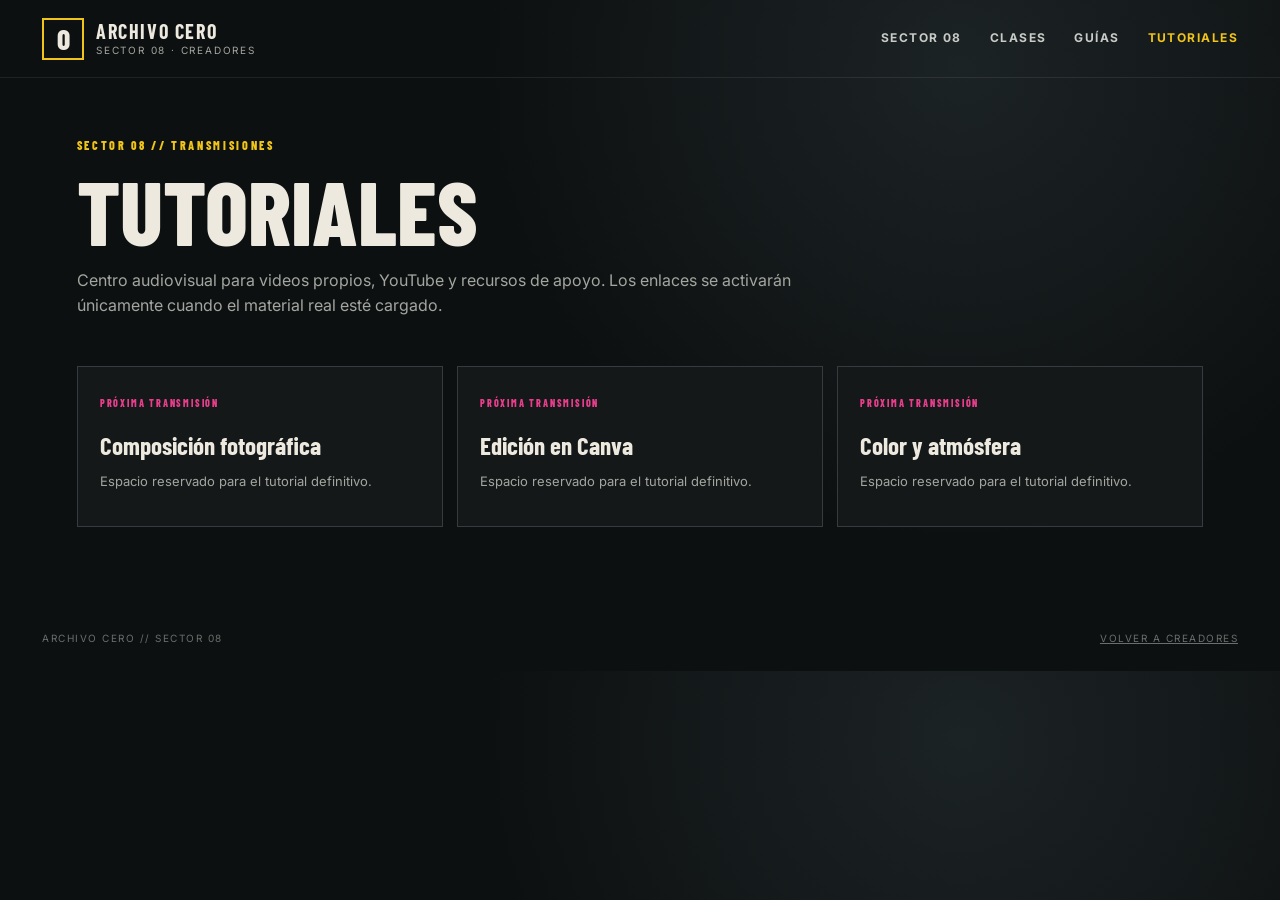
<file: grado-8/tutoriales.html>
<!doctype html><html lang="es"><head><meta charset="utf-8"><meta name="viewport" content="width=device-width,initial-scale=1"><title>Tutoriales — Sector 08 | Archivo Cero</title><link rel="stylesheet" href="../assets/styles.css"><link href="https://fonts.googleapis.com/css2?family=Barlow+Condensed:wght@500;700;800&family=Inter:wght@400;600;700&display=swap" rel="stylesheet"></head><body style="--accent:#ff2da1"><header class="site-header"><a class="brand" href="../index.html"><span class="brand-mark">0</span><span class="brand-copy"><strong>ARCHIVO CERO</strong><small>Sector 08 · Creadores</small></span></a><nav class="main-nav"><a href="index.html">Sector 08</a><a href="clases.html">Clases</a><a href="guias.html">Guías</a><a class="is-active" href="tutoriales.html">Tutoriales</a></nav></header><main class="grade-content"><p class="eyebrow">SECTOR 08 // TRANSMISIONES</p><h1 style="font:800 clamp(54px,7vw,100px)/.9 var(--display);margin:.2em 0">TUTORIALES</h1><p style="max-width:760px;color:var(--muted)">Centro audiovisual para videos propios, YouTube y recursos de apoyo. Los enlaces se activarán únicamente cuando el material real esté cargado.</p><section class="section-block"><div class="resource-grid"><article class="resource-card"><span class="meta">PRÓXIMA TRANSMISIÓN</span><h3>Composición fotográfica</h3><p>Espacio reservado para el tutorial definitivo.</p></article><article class="resource-card"><span class="meta">PRÓXIMA TRANSMISIÓN</span><h3>Edición en Canva</h3><p>Espacio reservado para el tutorial definitivo.</p></article><article class="resource-card"><span class="meta">PRÓXIMA TRANSMISIÓN</span><h3>Color y atmósfera</h3><p>Espacio reservado para el tutorial definitivo.</p></article></div></section></main><footer class="site-footer"><span>ARCHIVO CERO // SECTOR 08</span><a href="index.html" style="color:inherit">Volver a Creadores</a></footer></body></html>
</file>
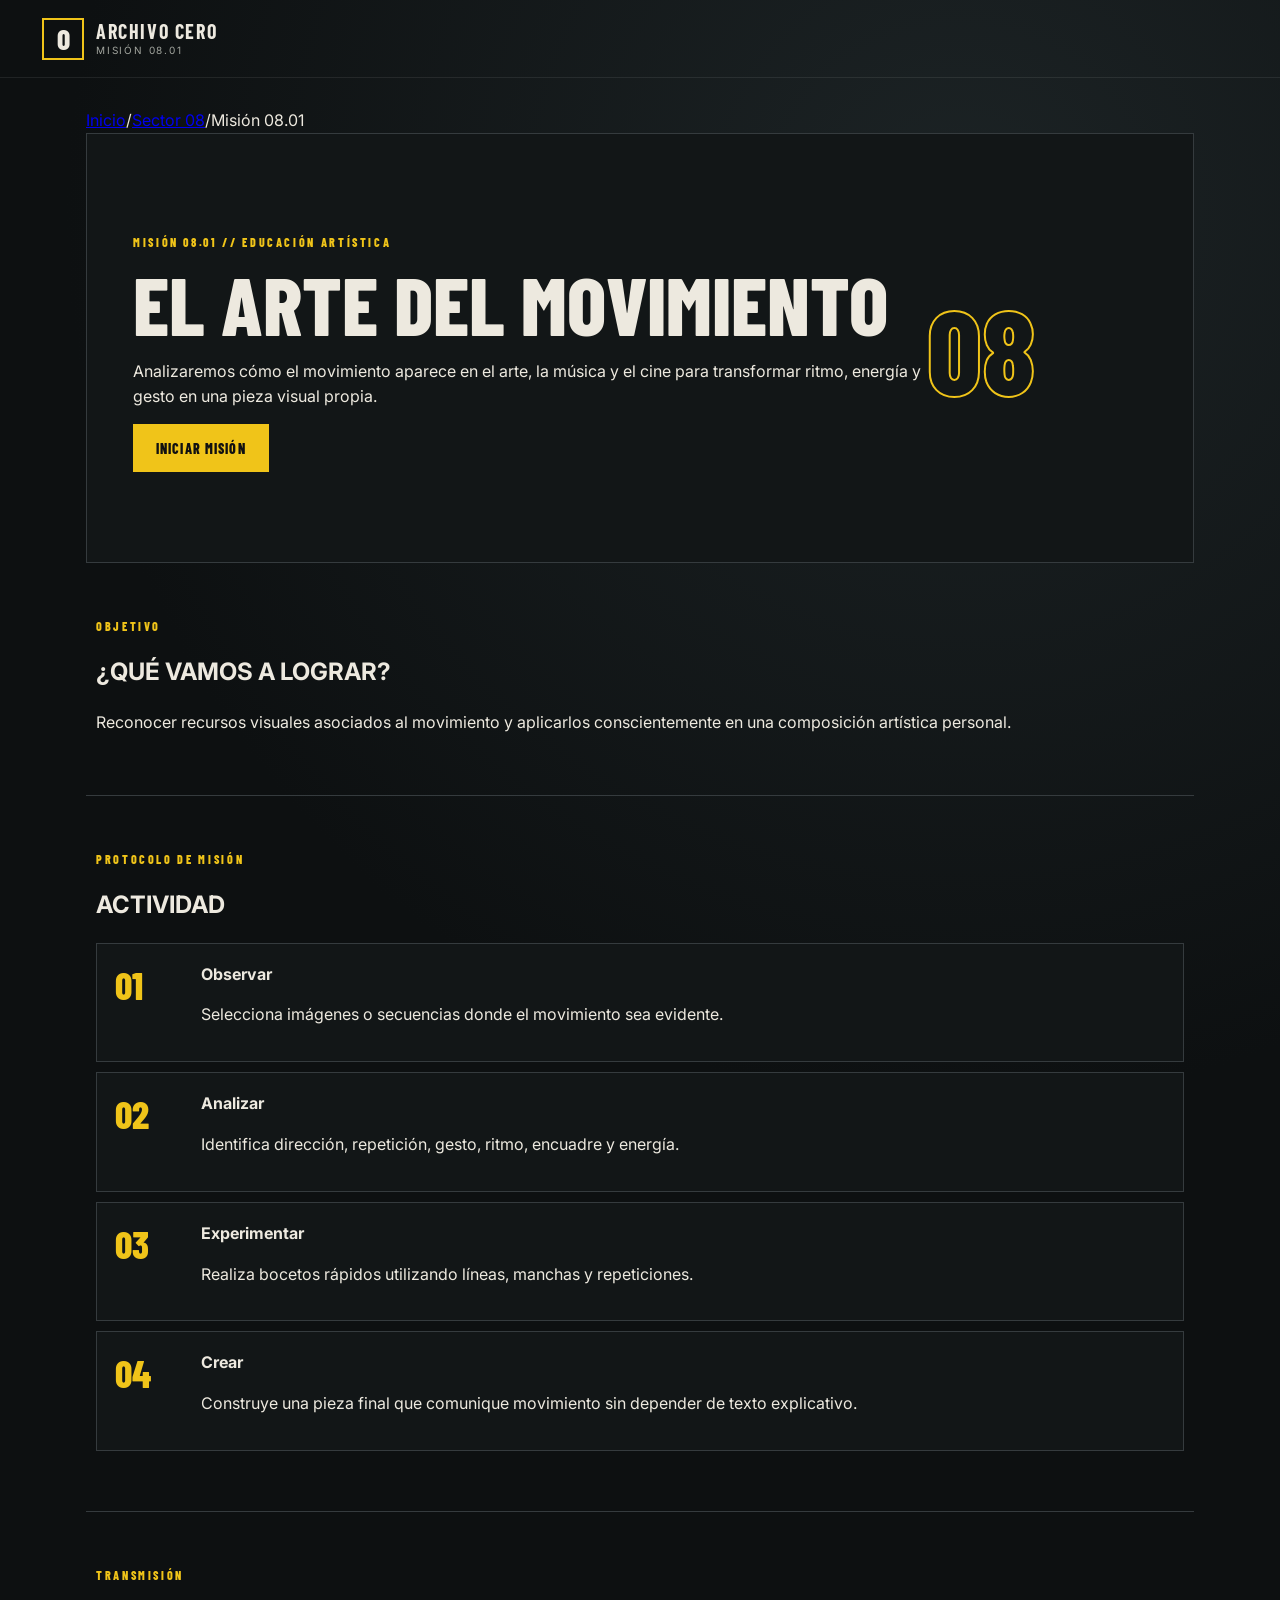
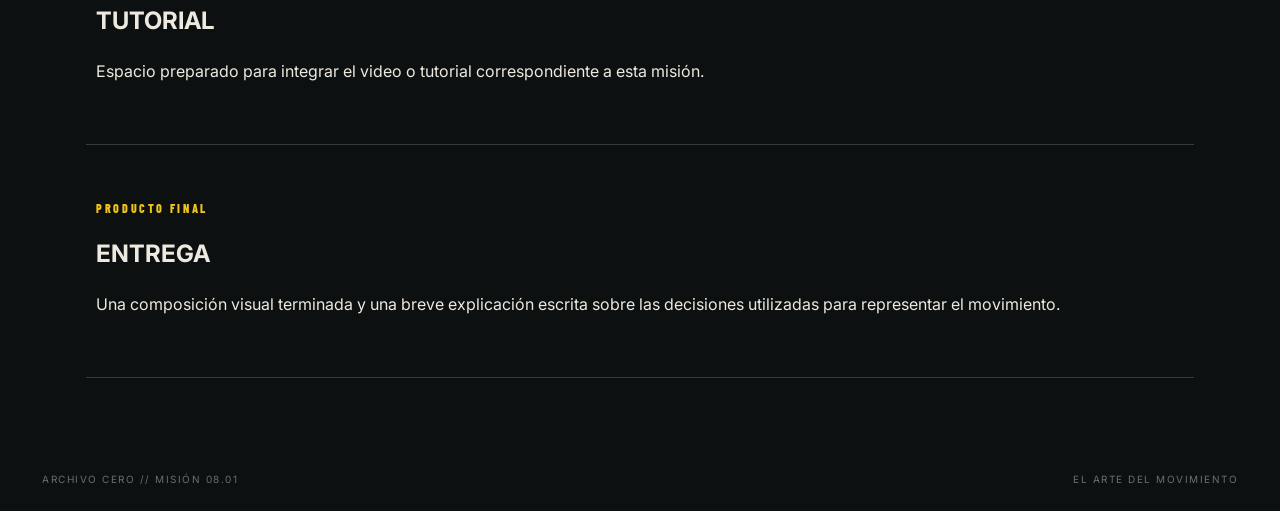
<file: grado-8/misiones/arte-del-movimiento.html>
<!doctype html><html lang="es"><head><meta charset="utf-8"><meta name="viewport" content="width=device-width,initial-scale=1"><title>Misión 08.01 — El arte del movimiento | Archivo Cero</title><link rel="stylesheet" href="../../assets/styles.css"><link href="https://fonts.googleapis.com/css2?family=Barlow+Condensed:wght@500;700;800&family=Inter:wght@400;600;700&display=swap" rel="stylesheet"></head><body><header class="site-header"><a class="brand" href="../../index.html"><span class="brand-mark">0</span><span class="brand-copy"><strong>ARCHIVO CERO</strong><small>misión 08.01</small></span></a></header><main class="mission-layout"><div class="breadcrumbs"><a href="../../index.html">Inicio</a><span>/</span><a href="../index.html">Sector 08</a><span>/</span><span>Misión 08.01</span></div><section class="mission-hero"><div><p class="eyebrow">MISIÓN 08.01 // EDUCACIÓN ARTÍSTICA</p><h1>EL ARTE DEL MOVIMIENTO</h1><p class="lead">Analizaremos cómo el movimiento aparece en el arte, la música y el cine para transformar ritmo, energía y gesto en una pieza visual propia.</p><a class="btn btn-primary" href="#actividad">INICIAR MISIÓN</a></div><div class="mission-seal">08</div></section><section class="lesson-block"><p class="eyebrow">OBJETIVO</p><h2>¿QUÉ VAMOS A LOGRAR?</h2><p>Reconocer recursos visuales asociados al movimiento y aplicarlos conscientemente en una composición artística personal.</p></section><section class="lesson-block" id="actividad"><p class="eyebrow">PROTOCOLO DE MISIÓN</p><h2>ACTIVIDAD</h2><ol class="steps"><li><span>01</span><div><strong>Observar</strong><p>Selecciona imágenes o secuencias donde el movimiento sea evidente.</p></div></li><li><span>02</span><div><strong>Analizar</strong><p>Identifica dirección, repetición, gesto, ritmo, encuadre y energía.</p></div></li><li><span>03</span><div><strong>Experimentar</strong><p>Realiza bocetos rápidos utilizando líneas, manchas y repeticiones.</p></div></li><li><span>04</span><div><strong>Crear</strong><p>Construye una pieza final que comunique movimiento sin depender de texto explicativo.</p></div></li></ol></section><section class="lesson-block"><p class="eyebrow">TRANSMISIÓN</p><h2>TUTORIAL</h2><p>Espacio preparado para integrar el video o tutorial correspondiente a esta misión.</p></section><section class="lesson-block"><p class="eyebrow">PRODUCTO FINAL</p><h2>ENTREGA</h2><p>Una composición visual terminada y una breve explicación escrita sobre las decisiones utilizadas para representar el movimiento.</p></section></main><footer class="site-footer"><span>ARCHIVO CERO // MISIÓN 08.01</span><span>EL ARTE DEL MOVIMIENTO</span></footer></body></html>
</file>
<file: assets/styles.css>
:root{--bg:#0d1011;--panel:#171b1d;--line:#353b3e;--paper:#d8d0bf;--text:#ede9df;--muted:#a3a69f;--yellow:#f0c419;--cyan:#4ad4d7;--magenta:#e83e8c;--max:1440px;--display:'Barlow Condensed',sans-serif;--body:'Inter',sans-serif}*{box-sizing:border-box}html{scroll-behavior:smooth}body{margin:0;background:radial-gradient(circle at 75% 10%,#1c2325 0,#0d1011 42%);color:var(--text);font-family:var(--body);line-height:1.55}.site-header{max-width:var(--max);margin:auto;height:78px;padding:0 42px;display:flex;align-items:center;justify-content:space-between;border-bottom:1px solid #ffffff14}.brand{display:flex;gap:12px;align-items:center;color:inherit;text-decoration:none}.brand-mark{width:42px;height:42px;border:2px solid var(--yellow);display:grid;place-items:center;font:800 29px var(--display)}.brand-copy{display:flex;flex-direction:column}.brand-copy strong{font:700 20px var(--display);letter-spacing:.08em}.brand-copy small{color:var(--muted);font-size:10px;text-transform:uppercase;letter-spacing:.18em}.main-nav{display:flex;gap:28px}.main-nav a{color:#c8cbc6;text-decoration:none;text-transform:uppercase;letter-spacing:.12em;font-size:12px;font-weight:700}.main-nav a:hover,.main-nav .is-active{color:var(--yellow)}.hero{max-width:var(--max);min-height:650px;margin:auto;padding:62px 42px 36px;display:grid;grid-template-columns:.92fr 1.08fr;align-items:center;position:relative}.hero-copy{z-index:2}.eyebrow{font:800 12px var(--display);color:var(--yellow);letter-spacing:.22em}.hero h1{font:800 clamp(74px,8vw,128px)/.78 var(--display);margin:0;letter-spacing:-.045em}.hero h1 span{color:transparent;-webkit-text-stroke:2px var(--paper)}.hero-kicker{font:700 28px var(--display);letter-spacing:.08em;margin:28px 0 12px}.hero-text{max-width:580px;color:#b7bab5}.hero-actions{display:flex;gap:12px;flex-wrap:wrap;margin-top:28px}.btn{display:inline-flex;align-items:center;justify-content:center;min-height:48px;padding:0 22px;text-decoration:none;font:800 14px var(--display);letter-spacing:.08em;border:1px solid var(--line);transition:.22s}.btn-primary{background:var(--yellow);color:#111;border-color:var(--yellow)}.btn:hover{transform:translateY(-2px)}.btn-ghost{color:var(--text)}.status-row{display:flex;gap:18px;flex-wrap:wrap;margin-top:28px;color:#7f8582;font-size:11px;text-transform:uppercase;letter-spacing:.12em}.status-row i{display:inline-block;width:6px;height:6px;border-radius:50%;background:var(--cyan);margin-right:7px}.hero-art{height:540px;position:relative;display:flex;align-items:flex-end;justify-content:center}.hero-art img{max-height:530px;max-width:100%;object-fit:contain;filter:drop-shadow(0 20px 25px #0009)}.scan-card{position:absolute;z-index:3;border:1px solid #4ad4d777;background:#071214cc;padding:8px 12px;color:var(--cyan);font-family:var(--display)}.scan-card span{display:block;font-size:9px;letter-spacing:.2em}.scan-card-a{right:7%;top:20%}.scan-card-b{left:8%;bottom:24%;color:#ff73b1}.sector-strip,.transmissions,.archive-preview{max-width:var(--max);margin:auto;padding:62px 42px;border-top:1px solid #ffffff14}.section-heading{display:flex;align-items:end;justify-content:space-between;gap:30px;margin-bottom:30px}.section-heading h2,.archive-preview h2{font:800 42px/1 var(--display);margin:0}.section-heading>p{max-width:560px;color:var(--muted);margin:0}.sectors-grid{display:grid;grid-template-columns:repeat(6,1fr);gap:10px}.sector-card{min-height:190px;padding:18px 14px;border:1px solid var(--line);background:#ffffff08;color:inherit;text-decoration:none;display:flex;flex-direction:column;justify-content:flex-end;transition:.25s}.sector-card:hover,.sector-card.featured{transform:translateY(-5px);border-color:var(--yellow)}.sector-number{font:800 46px/1 var(--display);color:var(--yellow)}.sector-card strong{font:700 17px var(--display)}.sector-card small{color:#7f8582;margin-top:6px;font-size:10px}.cards-3,.resource-grid{display:grid;grid-template-columns:repeat(3,1fr);gap:14px}.feed-card,.resource-card,.panel{border:1px solid var(--line);background:#141819;padding:22px}.tag,.meta{font:800 10px var(--display);letter-spacing:.18em;color:var(--magenta)}.feed-card h3,.resource-card h3{font:700 25px/1.05 var(--display);margin:18px 0 8px}.feed-card p,.resource-card p{color:var(--muted);font-size:13px}.feed-card a,.resource-card a{color:var(--yellow);text-decoration:none}.archive-preview{display:grid;grid-template-columns:1.1fr .9fr;align-items:center;gap:45px}.archive-preview p{color:var(--muted)}.archive-terminal{border:1px solid #4ad4d759;background:#081012;padding:24px;font-family:monospace;color:#87a8a8}.archive-terminal strong{color:var(--cyan)}.site-footer{max-width:var(--max);margin:auto;padding:24px 42px;display:flex;justify-content:space-between;color:#696f6c;font-size:10px;letter-spacing:.15em;text-transform:uppercase}.grade-hero{max-width:var(--max);margin:auto;min-height:420px;display:grid;grid-template-columns:1.05fr .95fr;gap:36px;align-items:center;padding:78px clamp(22px,6vw,86px) 42px;border-bottom:1px solid #ffffff14}.sector-id{font:800 clamp(72px,11vw,160px)/.75 var(--display);color:var(--accent,var(--yellow))}.grade-hero h1{font:800 clamp(42px,6vw,86px)/.9 var(--display);margin:16px 0 10px;text-transform:uppercase}.grade-hero p{max-width:680px;color:#c6cbca}.grade-visual{min-height:320px;display:grid;place-items:end center}.grade-visual img{max-width:min(620px,95%);max-height:390px;object-fit:contain}.placeholder-sigil{width:min(320px,75vw);aspect-ratio:1;border:1px solid #ffffff22;border-radius:50%;display:grid;place-items:center;font:800 110px/1 var(--display);color:var(--accent,var(--yellow))}.grade-tabs{display:flex;gap:10px;flex-wrap:wrap;padding:18px clamp(22px,6vw,86px);position:sticky;top:0;background:#0c0e0fee;border-bottom:1px solid #ffffff14;z-index:5}.grade-tabs a{padding:10px 13px;color:#cfd2d1;text-decoration:none;border:1px solid #ffffff14;font-size:13px;text-transform:uppercase}.grade-content{padding:48px clamp(22px,6vw,86px) 80px}.mission-feature{display:grid;grid-template-columns:1.6fr .8fr;gap:22px}.panel h3{font:800 34px/1 var(--display);text-transform:uppercase}.quick-links{display:grid;gap:11px}.quick-links a{padding:14px 16px;background:#ffffff08;border-left:3px solid var(--accent,var(--yellow));color:#fff;text-decoration:none}.section-block{margin-top:48px}.section-block h2{font:800 clamp(34px,4vw,58px)/1 var(--display);text-transform:uppercase}.mission-layout{max-width:1180px;margin:auto;padding:30px 36px 70px}.mission-hero{min-height:430px;border:1px solid var(--line);background:#121617;padding:46px;display:grid;grid-template-columns:1fr 220px;align-items:center}.mission-hero h1{font:800 82px/.9 var(--display);margin:18px 0}.mission-seal{font:800 120px var(--display);color:transparent;-webkit-text-stroke:2px var(--yellow)}.lesson-block{padding:44px 10px;border-bottom:1px solid var(--line)}.steps{list-style:none;padding:0;display:grid;gap:10px}.steps li{display:grid;grid-template-columns:70px 1fr;gap:16px;border:1px solid var(--line);padding:18px;background:#121617}.steps li>span{font:800 38px var(--display);color:var(--yellow)}
/* Sector 08 — dashboard inspirado en la referencia maestra */
.grade-dashboard{background:linear-gradient(#0b0f10f2,#0b0f10f2),radial-gradient(circle at 80% 8%,#47351f55 0,transparent 35%),#0b0f10}.dashboard-header{max-width:none;border-bottom-color:#f0c41955;background:#0b0e0fea;position:sticky;top:0;z-index:40}.teacher-chip{display:flex;align-items:center;gap:9px;min-width:150px}.teacher-chip>span{width:36px;height:36px;border:1px solid var(--yellow);border-radius:50%;display:grid;place-items:center;font:800 13px var(--display);color:var(--yellow)}.teacher-chip div{display:flex;flex-direction:column}.teacher-chip strong{font:700 12px var(--body)}.teacher-chip small{color:#7f8582;font-size:9px}.creator-shell{max-width:1600px;margin:auto;padding:0 18px 28px}.creator-hero{min-height:300px;display:grid;grid-template-columns:120px 1.05fr 1.3fr 260px;align-items:center;gap:20px;padding:28px 16px 16px;border-bottom:1px solid #7b5b26;position:relative;overflow:hidden;background:linear-gradient(90deg,#0c1012 0%,#111718 48%,#192120 100%)}.creator-hero:before{content:"";position:absolute;inset:0;background:repeating-linear-gradient(90deg,transparent 0 79px,#ffffff05 80px);pointer-events:none}.sector-poster{z-index:1;background:#d4c39b;color:#1a1a18;border:1px solid #8b6f45;transform:rotate(-2deg);padding:18px 10px;text-align:center;box-shadow:0 12px 24px #0008}.sector-poster small,.sector-poster span{display:block;font:800 12px var(--display);letter-spacing:.14em}.sector-poster strong{display:block;font:800 74px/.9 var(--display);color:var(--accent);text-shadow:2px 2px 0 #3d0e27}.creator-copy{z-index:2}.creator-copy .eyebrow{color:#111;background:var(--yellow);display:inline-block;padding:5px 9px;letter-spacing:.08em}.creator-copy h1{font:800 clamp(66px,8vw,126px)/.78 var(--display);margin:12px 0 20px;color:#f5f0e5;letter-spacing:-.025em;text-shadow:3px 3px 0 #4b1735}.creator-slogan{max-width:520px;color:#d8dbd6;font-size:15px}.creator-characters{height:270px;overflow:hidden;position:relative;z-index:1;border-left:1px solid #ffffff12}.creator-characters img{width:100%;height:100%;object-fit:cover;object-position:center;filter:saturate(1.05) contrast(1.05)}.mission-note{z-index:2;background:#dfcfaa;color:#1f1c16;padding:20px;transform:rotate(1deg);box-shadow:0 10px 24px #0008;font-size:12px}.mission-note strong{font:800 24px var(--display)}.mission-note p{margin:8px 0 14px}.mission-note span{font:800 11px var(--display);color:var(--accent)}.creator-tools{display:grid;grid-template-columns:repeat(7,1fr);gap:8px;padding:12px 0}.creator-tools a{min-height:118px;color:#f0ede4;text-decoration:none;background:linear-gradient(#202729,#111617);border:1px solid #6d6049;padding:14px 8px;display:flex;flex-direction:column;align-items:center;justify-content:center;gap:8px;transition:.22s}.creator-tools a:hover{border-color:var(--yellow);transform:translateY(-4px);box-shadow:0 0 0 1px #f0c41933,0 10px 20px #0008}.tool-icon{font-size:34px;color:var(--yellow)}.creator-tools strong{font:800 18px var(--display);letter-spacing:.03em}.creator-layout{display:grid;grid-template-columns:220px 1fr;gap:12px}.creator-sidebar{border:1px solid #6d6049;background:#111617;padding:12px;align-self:start;position:sticky;top:92px}.sidebar-title{margin:0 0 8px;padding:8px;background:#c98f16;color:#111;font:800 17px var(--display)}.creator-sidebar>a{display:flex;gap:12px;align-items:center;padding:11px 8px;border-bottom:1px solid #ffffff12;color:#ddd9d0;text-decoration:none;font-size:12px}.creator-sidebar>a.active,.creator-sidebar>a:hover{background:var(--yellow);color:#151515}.sidebar-message{margin-top:22px;padding:18px 10px;border:1px dashed #a56d25;color:#e6b84f;font:800 20px/1.1 var(--display);transform:rotate(-1deg)}.creator-main{min-width:0}.dashboard-grid{display:grid;gap:10px}.top-grid{grid-template-columns:1.2fr 1fr .95fr}.lower-grid{grid-template-columns:1.15fr 1.15fr .8fr;margin-top:10px}.creator-panel{position:relative;background:linear-gradient(180deg,#151b1d,#0e1213);border:1px solid #5e5545;padding:14px;box-shadow:inset 0 0 0 1px #000}.panel-ribbon{position:absolute;left:14px;top:-1px;background:#ca8d10;color:#111;padding:5px 12px;font:800 14px var(--display)}.mission-current{padding-top:42px}.mission-current-body{display:grid;grid-template-columns:140px 1fr;gap:14px;align-items:center}.mission-thumb{height:180px;border:1px solid #65533a;background:radial-gradient(circle at 50% 50%,#ff2da144 0,transparent 35%),linear-gradient(135deg,#172126,#302335);display:grid;place-items:center}.mission-thumb span{font:800 64px var(--display);color:var(--accent)}.mission-current h2{font:800 32px/.9 var(--display);margin:4px 0 10px}.mission-current p{font-size:12px;color:#b9bdb8}.panel-heading{display:flex;align-items:center;justify-content:space-between;gap:12px;margin-bottom:10px}.panel-heading h3{margin:0;font:800 18px var(--display);letter-spacing:.03em}.panel-heading a{font-size:10px;color:#9bb5b6;text-decoration:none}.mini-row{display:grid;grid-template-columns:70px 1fr auto;gap:10px;align-items:center;padding:8px 0;border-top:1px solid #ffffff12;color:inherit;text-decoration:none}.mini-art{height:46px;display:grid;place-items:center;background:#273035;color:var(--accent);font-size:24px}.mini-row span:nth-child(2){display:flex;flex-direction:column}.mini-row b{font:800 10px var(--display);color:var(--accent)}.mini-row strong{font-size:12px}.mini-row small,.mini-row time{font-size:9px;color:#8d9491}.video-card{min-height:155px;border:1px solid #6e5b35;background:radial-gradient(circle at 78% 25%,#ffcc3340 0,transparent 25%),linear-gradient(135deg,#1e292a,#372717);position:relative;display:flex;align-items:flex-end;padding:12px}.video-card .play{position:absolute;inset:0;margin:auto;width:54px;height:54px;border:1px solid #eee8;border-radius:50%;display:grid;place-items:center}.video-card div{display:flex;justify-content:space-between;width:100%;font-size:11px}.tutorial-mini-grid{display:grid;grid-template-columns:1fr 1fr;gap:6px;margin-top:7px}.tutorial-mini-grid div{border:1px solid #5e5545;padding:9px;font-size:10px}.tutorial-mini-grid small{display:block;color:#8e9491}.doc-grid{display:grid;grid-template-columns:repeat(4,1fr);gap:8px}.doc-grid article{min-height:132px;border:1px solid #554b3c;background:#191e1f;padding:10px;display:flex;flex-direction:column;justify-content:flex-end}.doc-grid strong{font:700 11px var(--body)}.doc-grid small{font-size:9px;color:#848a87}.doc-icon{align-self:flex-start;margin-bottom:auto;background:#d72e35;color:white;padding:4px 6px;font:800 9px var(--display)}.doc-icon.blue{background:#2e6bd7}.expedition-strip{display:grid;grid-template-columns:repeat(5,1fr);gap:6px;min-height:138px}.expedition-card{border:4px solid #c9b48b;background:linear-gradient(135deg,#3c2739,#152b31);transform:rotate(-2deg)}.expedition-card:nth-child(even){transform:rotate(2deg)}.e2{background:linear-gradient(150deg,#564123,#244d69)}.e3{background:radial-gradient(circle,#0aa 0 18%,#141b27 20%)}.e4{background:linear-gradient(130deg,#5f2829,#2d4f4b)}.e5{background:linear-gradient(130deg,#123f50,#5d3a4f)}.signal-row{display:grid;grid-template-columns:38px 1fr auto;gap:8px;align-items:center;padding:9px 0;border-top:1px solid #ffffff12}.signal-row>span{color:var(--accent)}.signal-row div{display:flex;flex-direction:column}.signal-row strong{font-size:10px}.signal-row small,.signal-row time{font-size:8px;color:#8d9491}.resource-wide,.projects-wide{margin-top:10px}.resource-pills{display:flex;flex-wrap:wrap;gap:8px}.resource-pills span{border:1px solid #5e5545;padding:9px 12px;font-size:10px;background:#ffffff06}.project-banner{display:flex;align-items:center;justify-content:space-between;gap:22px;border-left:4px solid var(--accent);padding:16px;background:linear-gradient(90deg,#2a1723,#13191a)}.project-banner h3{font:800 28px var(--display);margin:4px 0}.project-banner p{margin:0;color:#aeb2ae;font-size:11px}.project-banner>strong{font:800 42px/.75 var(--display);color:var(--yellow);text-align:center}.project-banner>strong small{font-size:10px;letter-spacing:.12em}.creator-footer{max-width:1600px;border-top:1px solid #7b5b26}.creator-footer span:last-child{text-transform:none;letter-spacing:.05em;color:#9f9686}
@media(max-width:1180px){.teacher-chip{display:none}.creator-hero{grid-template-columns:100px 1fr 1.1fr}.mission-note{display:none}.creator-tools{grid-template-columns:repeat(4,1fr)}.creator-layout{grid-template-columns:190px 1fr}.top-grid,.lower-grid{grid-template-columns:1fr 1fr}.tutorial-feature,.transmissions-panel{grid-column:span 2}}
@media(max-width:900px){.creator-layout{grid-template-columns:1fr}.creator-sidebar{position:static;display:grid;grid-template-columns:repeat(4,1fr);gap:6px}.creator-sidebar>a{border:1px solid #ffffff12}.sidebar-title,.sidebar-message{grid-column:1/-1}.creator-hero{grid-template-columns:90px 1fr}.creator-characters{grid-column:1/-1;height:220px;border-left:0}.creator-tools{grid-template-columns:repeat(3,1fr)}.top-grid,.lower-grid{grid-template-columns:1fr}.tutorial-feature,.transmissions-panel{grid-column:auto}}
@media(max-width:620px){.creator-shell{padding:0 10px 22px}.creator-hero{grid-template-columns:70px 1fr;padding:16px 6px}.sector-poster strong{font-size:52px}.creator-copy h1{font-size:58px}.creator-slogan{font-size:12px}.creator-characters{height:180px}.creator-tools{grid-template-columns:repeat(2,1fr)}.creator-tools a{min-height:88px}.creator-sidebar{grid-template-columns:1fr 1fr}.mission-current-body{grid-template-columns:1fr}.mission-thumb{height:110px}.doc-grid{grid-template-columns:1fr 1fr}.expedition-strip{grid-template-columns:repeat(3,1fr)}.expedition-card:nth-child(n+4){display:none}.site-footer.creator-footer{gap:10px}}
@media(max-width:980px){.main-nav{display:none}.site-header{padding:0 20px}.hero{grid-template-columns:1fr;padding:44px 20px}.hero-art{height:420px;order:-1}.sectors-grid{grid-template-columns:repeat(2,1fr)}.sector-strip,.transmissions,.archive-preview{padding:46px 20px}.cards-3,.archive-preview,.mission-feature,.resource-grid{grid-template-columns:1fr}.grade-hero{grid-template-columns:1fr}.site-footer{padding:20px;flex-direction:column}}@media(max-width:620px){.hero-art{height:320px}.hero h1{font-size:64px}.sectors-grid{grid-template-columns:1fr}.sector-card{min-height:130px}.mission-hero{grid-template-columns:1fr;padding:28px}.mission-seal{display:none}.mission-hero h1{font-size:58px}}
</file>
